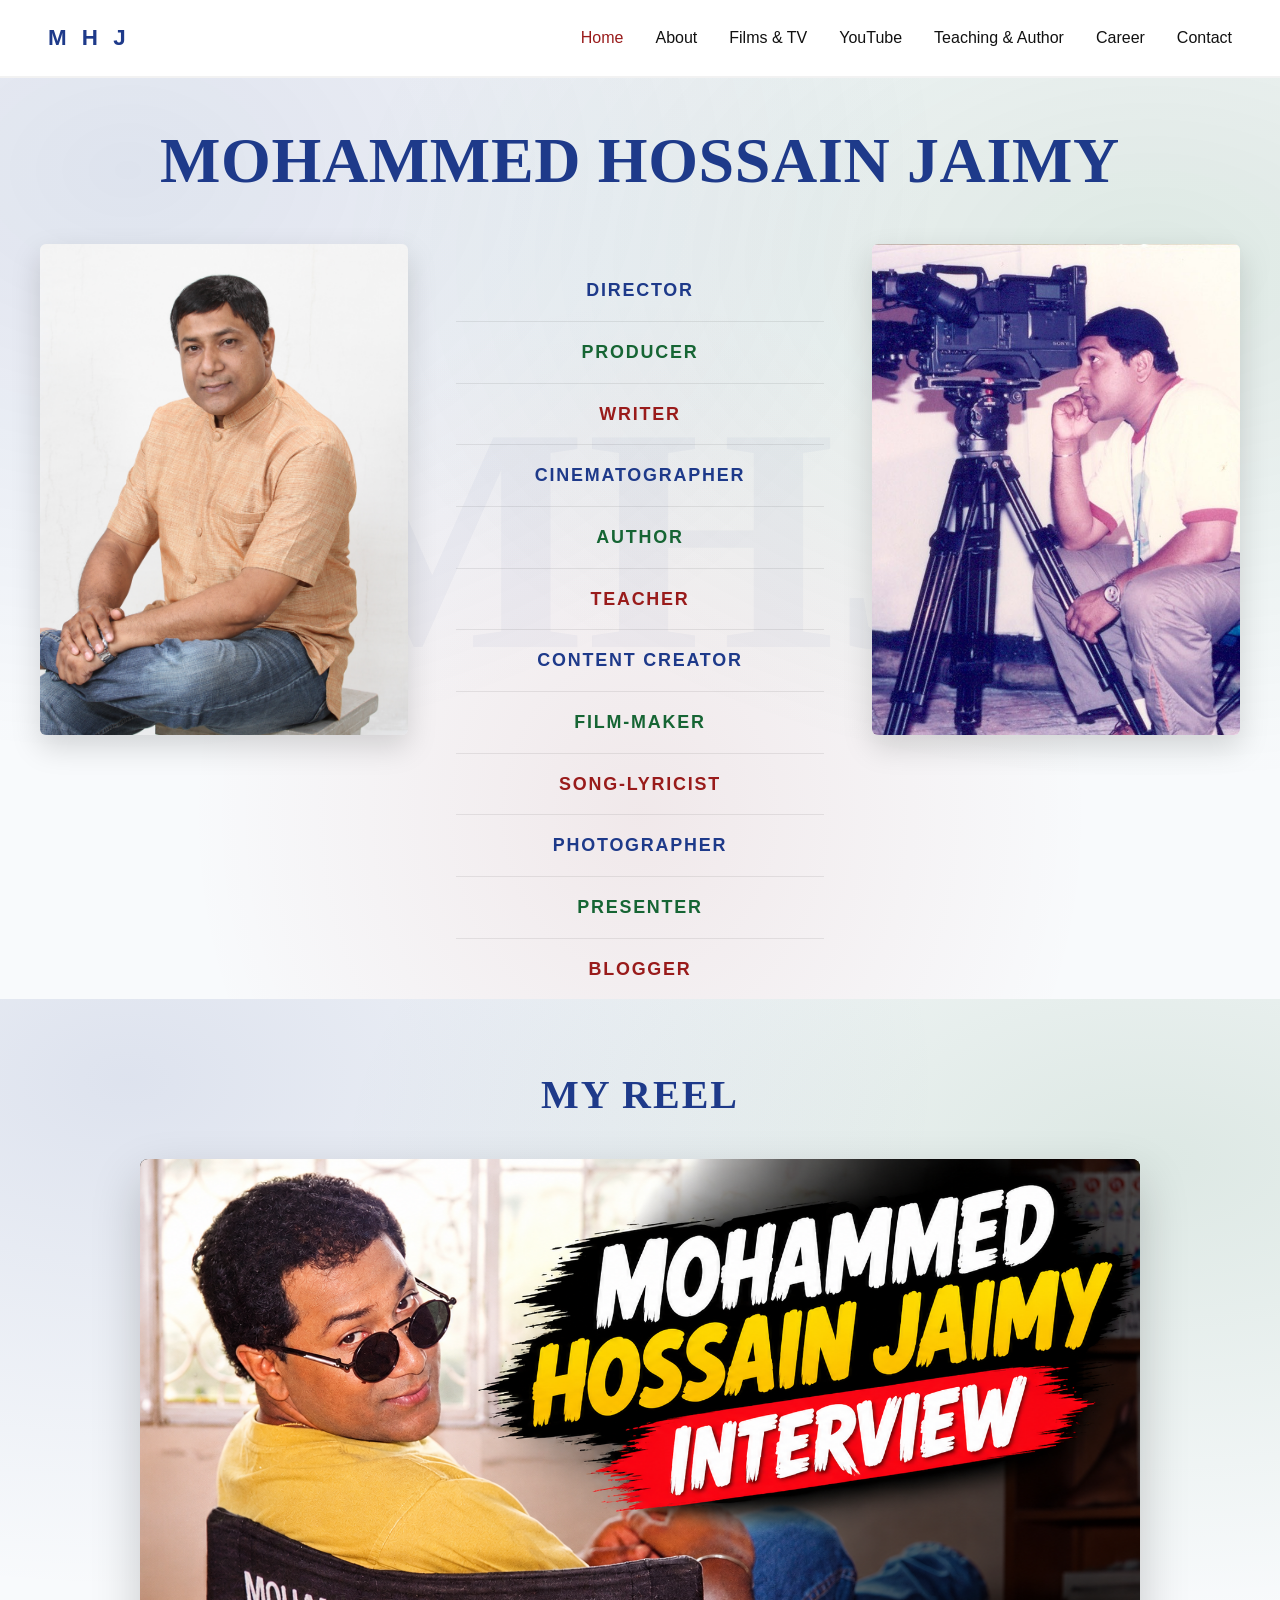
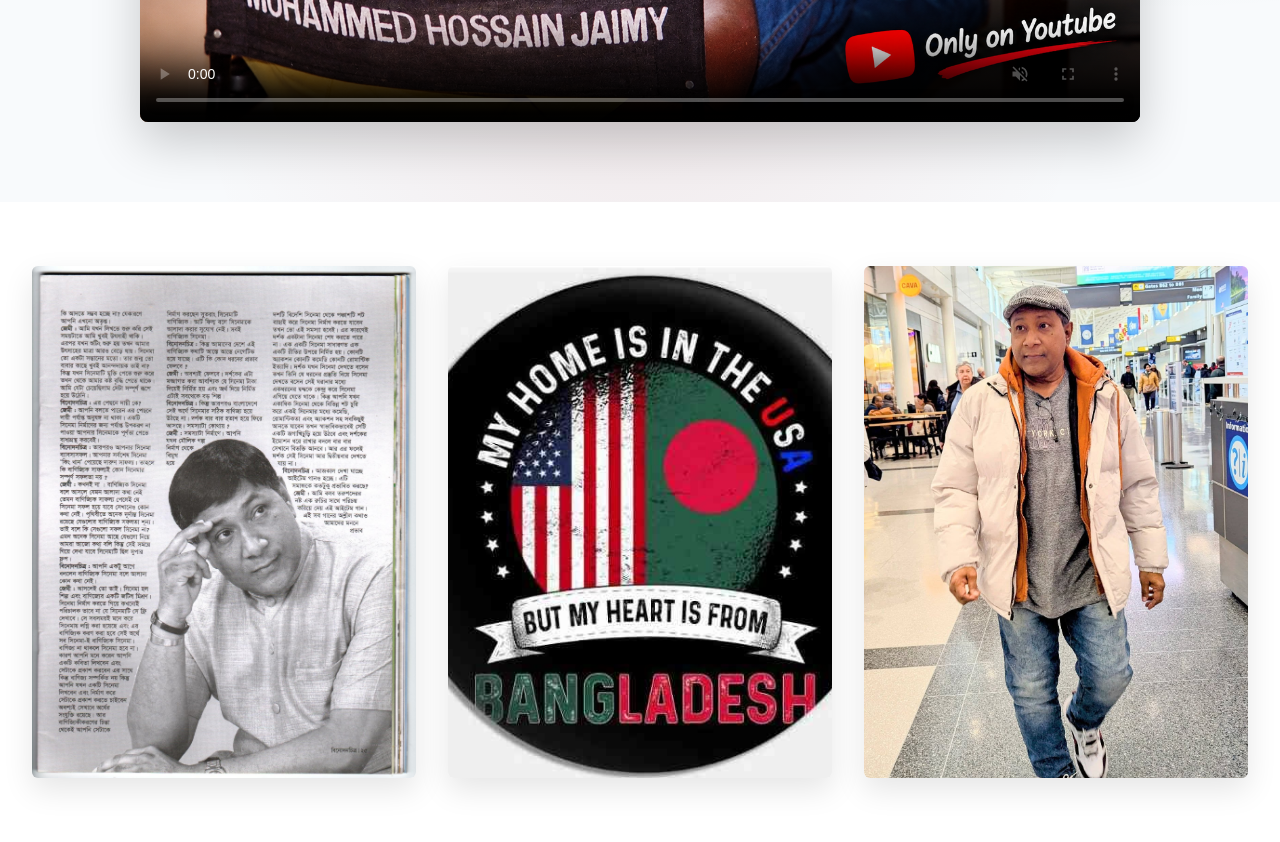
<file: index.html>
<!DOCTYPE html>
<html lang="en">
<head>
  <meta charset="UTF-8" />
  <meta name="viewport" content="width=device-width, initial-scale=1.0" />
  <title>Mohammed Hossain Jaimy — Director, Producer, Writer</title>
  <link rel="stylesheet" href="style.css" />
</head>
<body>

  <!-- ================= NAVBAR ================= -->
  <nav class="navbar">
    <a href="index.html" class="logo">M H J</a>
    <button class="hamburger" aria-label="Toggle navigation" onclick="document.querySelector('.navbar').classList.toggle('menu-open'); this.innerHTML = this.innerHTML === '☰' ? '✕' : '☰';">☰</button>
    <ul class="nav-links">
      <li><a href="index.html" class="active">Home</a></li>
      <li><a href="about.html">About</a></li>
      <li><a href="films.html">Films & TV</a></li>
      <li><a href="youtube.html">YouTube</a></li>
      <li><a href="teaching.html">Teaching & Author</a></li>
      <li><a href="career.html">Career</a></li>
      <li><a href="contact.html">Contact</a></li>
    </ul>
  </nav>

  <!-- ================= HERO (HOME ONLY) ================= -->
  <section class="hero">
    
    <!-- Massive Background Typography -->
    <div class="bg-typography">MHJ</div>

    <!-- Big Name -->
    <div class="hero-name">
      <h1>Mohammed Hossain Jaimy</h1>
    </div>

    <!-- 3-column grid -->
    <div class="hero-grid">
      <div class="hero-portrait">
        <img src="images/portrait1.jpg" alt="Mohammed Hossain Jaimy" />
      </div>

      <div class="hero-middle">
        <ul class="titles-list">
          <li>Director</li>
          <li>Producer</li>
          <li>Writer</li>
          <li>Cinematographer</li>
          <li>Author</li>
          <li>Teacher</li>
          <li>Content Creator</li>
          <li>Film-Maker</li>
          <li>Song-Lyricist</li>
          <li>Photographer</li>
          <li>Presenter</li>
          <li>Blogger</li>
        </ul>
      </div>

      <div class="hero-portrait">
        <img src="images/portrait2.jpg" alt="Mohammed Hossain Jaimy" />
      </div>
    </div>

  </section>

  <!-- ================= REEL (VIDEO) ================= -->
  <section class="reel-section">
    
    <!-- New Header -->
    <h2 class="reel-title">My REEL</h2>

    <div class="video-container">
      <!-- The video file must be named reel.mp4 and placed in the main mhj-site folder -->
      <video src="reel.mp4" poster="images/video-thumbnail.jpg" loop muted playsinline controls></video>
    </div>
  </section>

  <!-- ================= NEW BOTTOM SECTION (3 Images) ================= -->
  <section class="home-bottom-feature">
    <div class="feature-image">
      <img src="images/home1.jpg" alt="Mohammed Hossain Jaimy" />
    </div>
    
    <div class="feature-image">
      <img src="images/yt.jpg" alt="Mohammed Hossain Jaimy" />
    </div>

    <div class="feature-image">
      <img src="images/home2.jpg" alt="Mohammed Hossain Jaimy" />
    </div>
  </section>

</body>
</html>
</file>
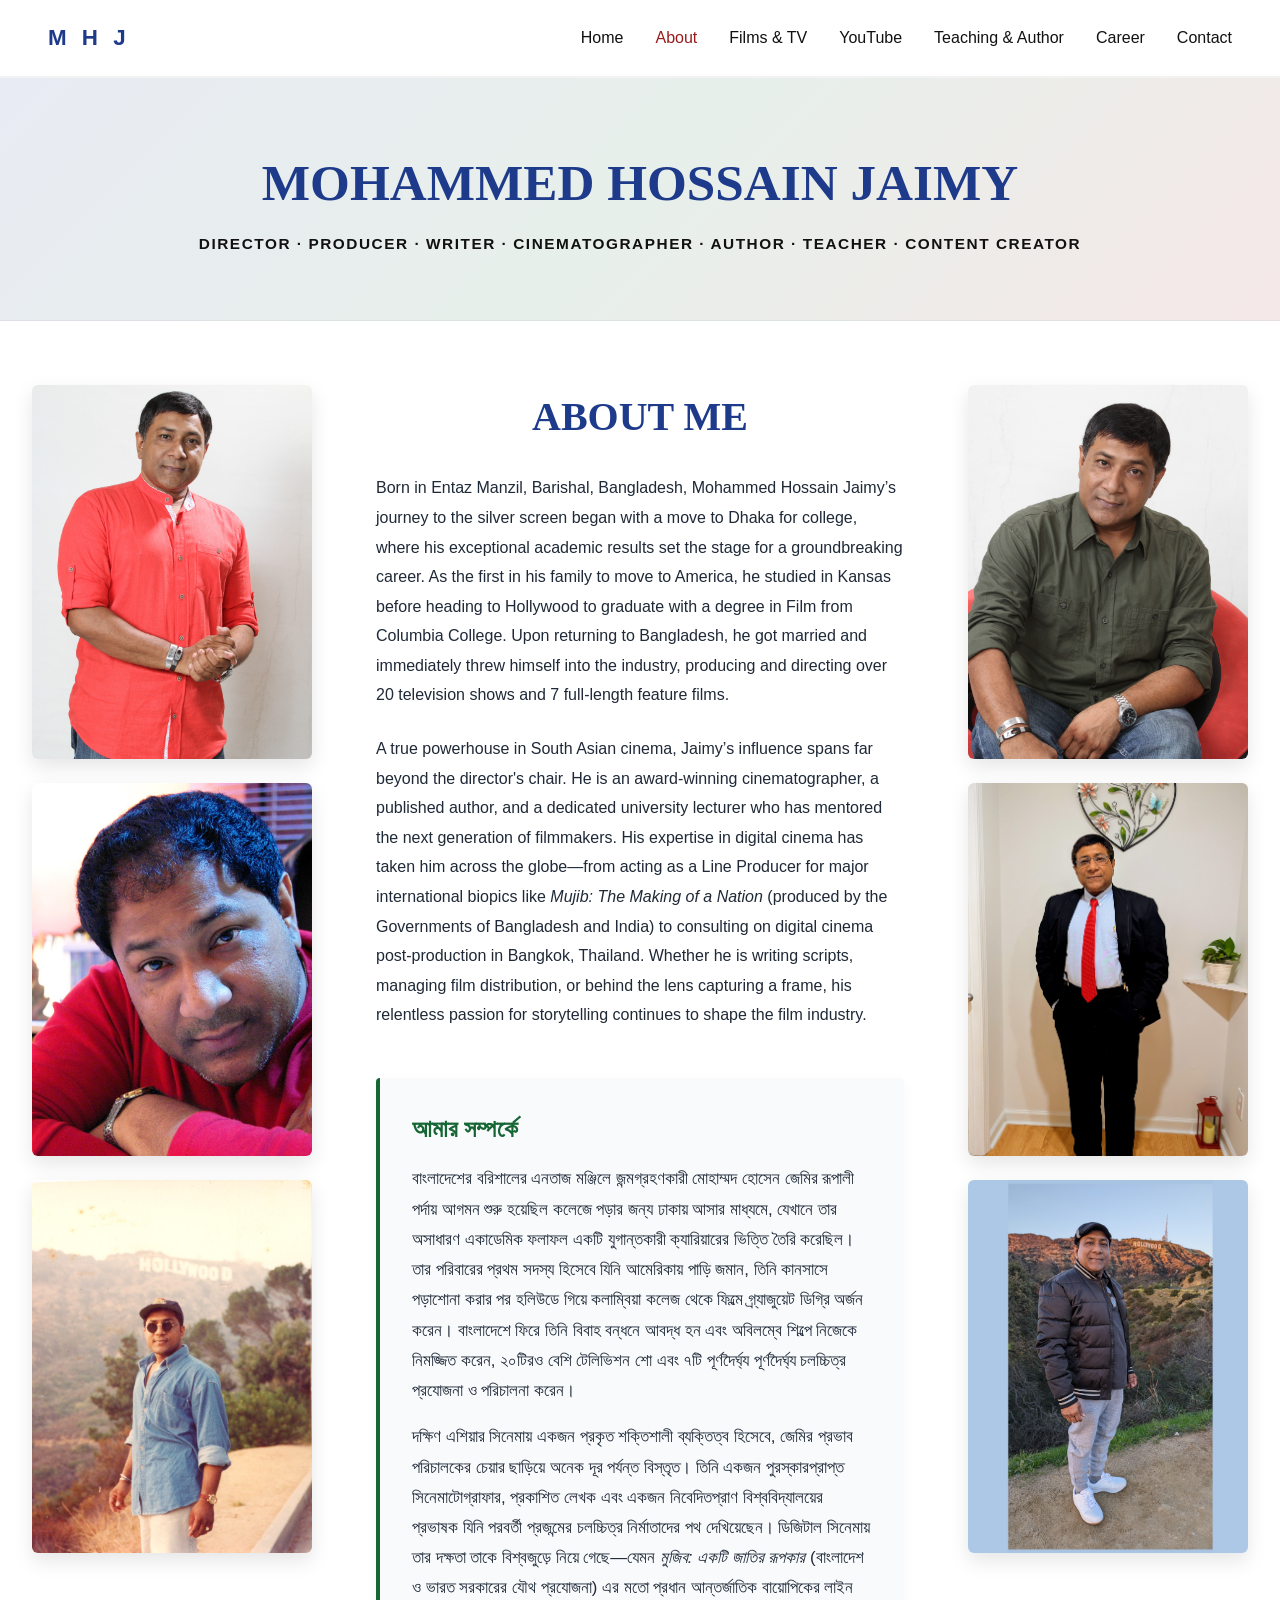
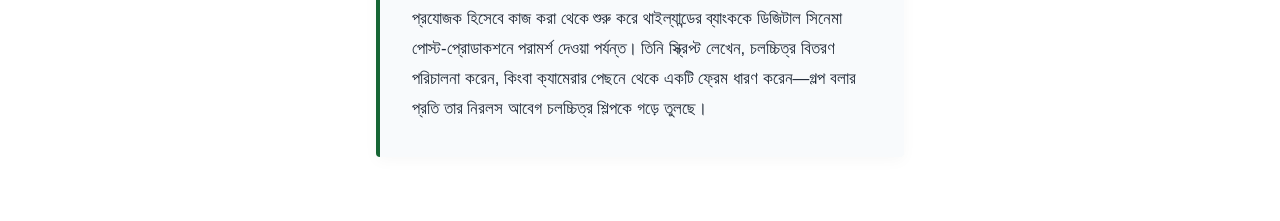
<file: about.html>
<!DOCTYPE html>
<html lang="en">
<head>
  <meta charset="UTF-8" />
  <meta name="viewport" content="width=device-width, initial-scale=1.0" />
  <title>About — Mohammed Hossain Jaimy</title>
  <link rel="stylesheet" href="style.css" />
</head>
<body>

  <!-- ================= NAVBAR ================= -->
    <nav class="navbar">
    <a href="index.html" class="logo">M H J</a>
    <button class="hamburger" aria-label="Toggle navigation" onclick="document.querySelector('.navbar').classList.toggle('menu-open'); this.innerHTML = this.innerHTML === '☰' ? '✕' : '☰';">☰</button>
    <ul class="nav-links">
      <li><a href="index.html">Home</a></li>
      <li><a href="about.html" class="active">About</a></li>
      <li><a href="films.html">Films & TV</a></li>
      <li><a href="youtube.html">YouTube</a></li>
      <li><a href="teaching.html">Teaching & Author</a></li>
      <li><a href="career.html">Career</a></li>
      <li><a href="contact.html">Contact</a></li>
    </ul>
  </nav>

  <!-- ================= PAGE HEADER ================= -->
  <header class="page-header fade-in-down">
    <h1>Mohammed Hossain Jaimy</h1>
    <p>Director · Producer · Writer · Cinematographer · Author · Teacher · Content Creator</p>
  </header>

  <!-- ================= ABOUT CONTENT ================= -->
  <section class="about-main">
    
    <div class="about-layout">
      
      <!-- Left Column: 3 Stacked Images -->
      <div class="about-col-images">
        <img src="images/portrait3.jpg" alt="Mohammed Hossain Jaimy" />
        <img src="images/about1.JPG" alt="Mohammed Hossain Jaimy" />
        <img src="images/new1.jpg" alt="Mohammed Hossain Jaimy" />
      </div>

      <!-- Middle Column: English & Bengali Text -->
      <div class="about-text">
        <h2>About Me</h2>
        
        <!-- English Bio -->
        <p>
          Born in Entaz Manzil, Barishal, Bangladesh, Mohammed Hossain Jaimy’s journey to the silver screen began with a move to Dhaka for college, where his exceptional academic results set the stage for a groundbreaking career. As the first in his family to move to America, he studied in Kansas before heading to Hollywood to graduate with a degree in Film from Columbia College. Upon returning to Bangladesh, he got married and immediately threw himself into the industry, producing and directing over 20 television shows and 7 full-length feature films. 
        </p>
        <p>
          A true powerhouse in South Asian cinema, Jaimy’s influence spans far beyond the director's chair. He is an award-winning cinematographer, a published author, and a dedicated university lecturer who has mentored the next generation of filmmakers. His expertise in digital cinema has taken him across the globe—from acting as a Line Producer for major international biopics like <em>Mujib: The Making of a Nation</em> (produced by the Governments of Bangladesh and India) to consulting on digital cinema post-production in Bangkok, Thailand. Whether he is writing scripts, managing film distribution, or behind the lens capturing a frame, his relentless passion for storytelling continues to shape the film industry.
        </p>

        <!-- Bengali Translation Box -->
        <div class="bengali-box">
          <h3>আমার সম্পর্কে</h3>
          <p>
            বাংলাদেশের বরিশালের এনতাজ মঞ্জিলে জন্মগ্রহণকারী মোহাম্মদ হোসেন জেমির রূপালী পর্দায় আগমন শুরু হয়েছিল কলেজে পড়ার জন্য ঢাকায় আসার মাধ্যমে, যেখানে তার অসাধারণ একাডেমিক ফলাফল একটি যুগান্তকারী ক্যারিয়ারের ভিত্তি তৈরি করেছিল। তার পরিবারের প্রথম সদস্য হিসেবে যিনি আমেরিকায় পাড়ি জমান, তিনি কানসাসে পড়াশোনা করার পর হলিউডে গিয়ে কলাম্বিয়া কলেজ থেকে ফিল্মে গ্র্যাজুয়েট ডিগ্রি অর্জন করেন। বাংলাদেশে ফিরে তিনি বিবাহ বন্ধনে আবদ্ধ হন এবং অবিলম্বে শিল্পে নিজেকে নিমজ্জিত করেন, ২০টিরও বেশি টেলিভিশন শো এবং ৭টি পূর্ণদৈর্ঘ্য পূর্ণদৈর্ঘ্য চলচ্চিত্র প্রযোজনা ও পরিচালনা করেন।
          </p>
          <p>
            দক্ষিণ এশিয়ার সিনেমায় একজন প্রকৃত শক্তিশালী ব্যক্তিত্ব হিসেবে, জেমির প্রভাব পরিচালকের চেয়ার ছাড়িয়ে অনেক দূর পর্যন্ত বিস্তৃত। তিনি একজন পুরস্কারপ্রাপ্ত সিনেমাটোগ্রাফার, প্রকাশিত লেখক এবং একজন নিবেদিতপ্রাণ বিশ্ববিদ্যালয়ের প্রভাষক যিনি পরবর্তী প্রজন্মের চলচ্চিত্র নির্মাতাদের পথ দেখিয়েছেন। ডিজিটাল সিনেমায় তার দক্ষতা তাকে বিশ্বজুড়ে নিয়ে গেছে—যেমন <em>মুজিব: একটি জাতির রূপকার</em> (বাংলাদেশ ও ভারত সরকারের যৌথ প্রযোজনা) এর মতো প্রধান আন্তর্জাতিক বায়োপিকের লাইন প্রযোজক হিসেবে কাজ করা থেকে শুরু করে থাইল্যান্ডের ব্যাংককে ডিজিটাল সিনেমা পোস্ট-প্রোডাকশনে পরামর্শ দেওয়া পর্যন্ত। তিনি স্ক্রিপ্ট লেখেন, চলচ্চিত্র বিতরণ পরিচালনা করেন, কিংবা ক্যামেরার পেছনে থেকে একটি ফ্রেম ধারণ করেন—গল্প বলার প্রতি তার নিরলস আবেগ চলচ্চিত্র শিল্পকে গড়ে তুলছে।
          </p>
        </div>
      </div>

      <!-- Right Column: 3 Stacked Images -->
      <div class="about-col-images">
        <img src="images/about2.JPG" alt="Mohammed Hossain Jaimy" />
        <img src="images/portrait4.jpg" alt="Mohammed Hossain Jaimy" />
        <img src="images/new2.jpg" alt="Mohammed Hossain Jaimy" />
      </div>

    </div>

  </section>

</body>
</html>
</file>
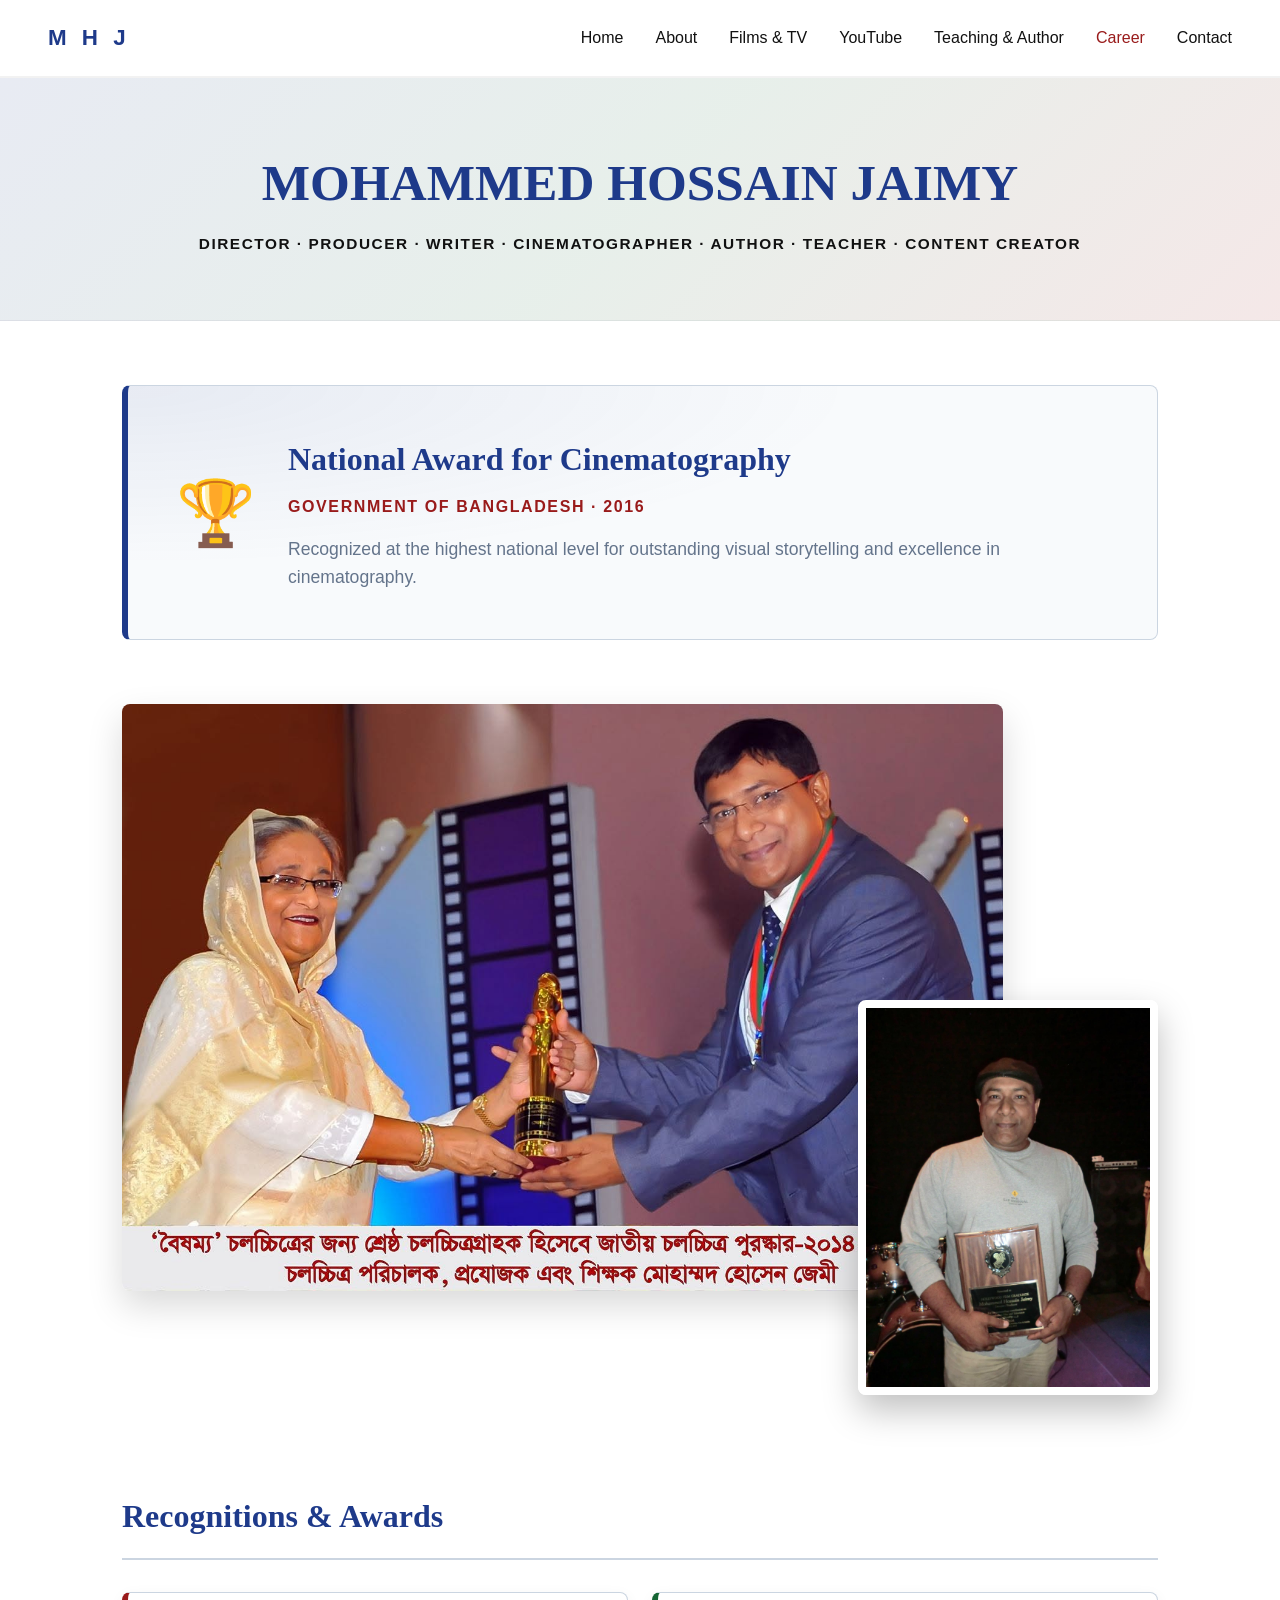
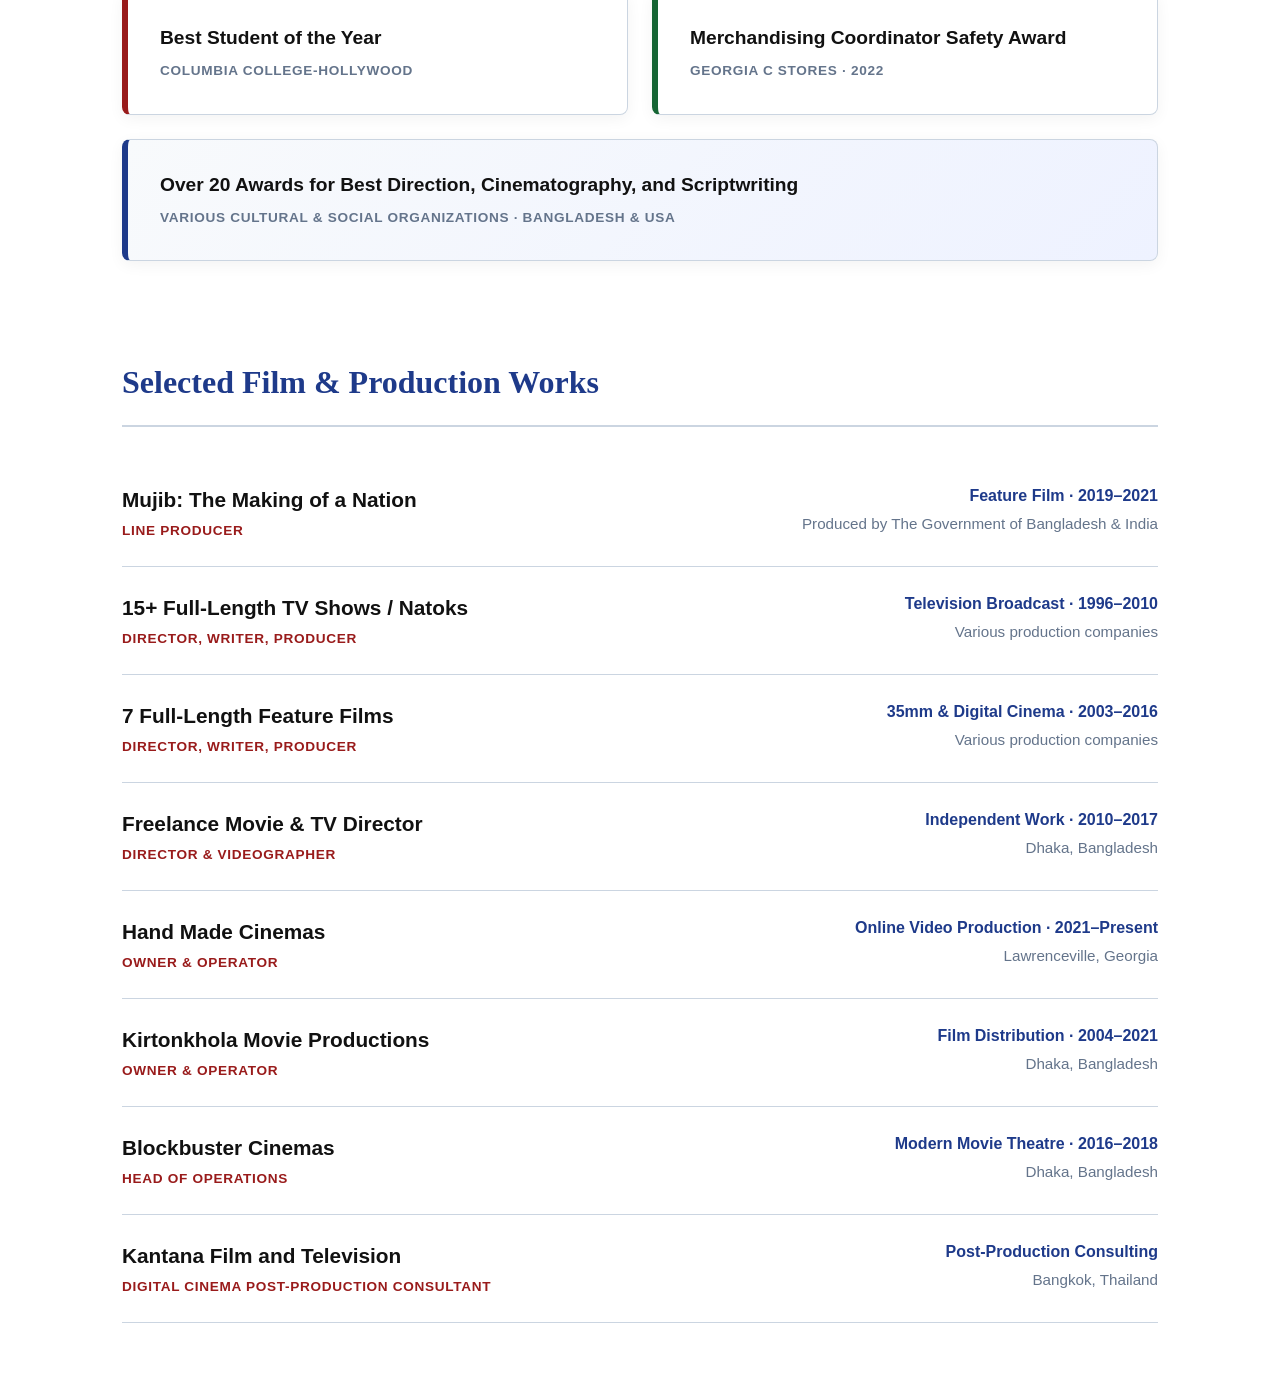
<file: awards.html>
<!DOCTYPE html>
<html lang="en">
<head>
  <meta charset="UTF-8" />
  <meta name="viewport" content="width=device-width, initial-scale=1.0" />
  <title>Career — Mohammed Hossain Jaimy</title>
  <link rel="stylesheet" href="style.css" />
</head>
<body>

  <!-- ================= NAVBAR ================= -->
  <nav class="navbar">
    <a href="index.html" class="logo">M H J</a>
    <ul class="nav-links">
      <li><a href="index.html">Home</a></li>
      <li><a href="about.html">About</a></li>
      <li><a href="films.html">Films & TV</a></li>
      <li><a href="youtube.html">YouTube</a></li>
      <li><a href="teaching.html">Teaching & Author</a></li>
      <li><a href="awards.html" class="active">Career</a></li>
      <li><a href="contact.html">Contact</a></li>
    </ul>
  </nav>

  <!-- ================= PAGE HEADER ================= -->
  <header class="page-header fade-in-down">
    <h1>Mohammed Hossain Jaimy</h1>
    <p>Director · Producer · Writer · Cinematographer · Author · Teacher · Content Creator</p>
  </header>

  <!-- ================= CAREER CONTENT ================= -->
  <section class="career-main">
    
    <!-- Top Highlight -->
    <div class="award-highlight">
      <div class="award-icon">🏆</div>
      <div class="award-highlight-text">
        <h2>National Award for Cinematography</h2>
        <p class="award-year">Government of Bangladesh · 2016</p>
        <p>Recognized at the highest national level for outstanding visual storytelling and excellence in cinematography.</p>
      </div>
    </div>

    <!-- Creative Image Overlay Layout -->
    <div class="career-gallery">
      <div class="gallery-landscape">
        <img src="images/portrait7.jpg" alt="Award Ceremony Landscape" />
      </div>
      <div class="gallery-portrait">
        <img src="images/portrait8.jpg" alt="Award Ceremony Portrait" />
      </div>
    </div>

    <!-- Colorful Awards List -->
    <div class="awards-list-section">
      <h2>Recognitions & Awards</h2>
      
      <div class="award-list-grid">
        
        <div class="award-item color-red">
          <h3>Best Student of the Year</h3>
          <p class="award-meta">Columbia College-Hollywood</p>
        </div>

        <div class="award-item color-green">
          <h3>Merchandising Coordinator Safety Award</h3>
          <p class="award-meta">Georgia C Stores · 2022</p>
        </div>

        <div class="award-item color-blue wide-item gradient-bg">
          <h3>Over 20 Awards for Best Direction, Cinematography, and Scriptwriting</h3>
          <p class="award-meta">Various Cultural & Social Organizations · Bangladesh & USA</p>
        </div>
      </div>
    </div>

    <!-- WORKS SECTION -->
    <div class="works-section">
      <h2>Selected Film & Production Works</h2>
      
      <div class="work-list">
        
        <div class="work-item">
          <div class="work-title">
            <h3>Mujib: The Making of a Nation</h3>
            <p>Line Producer</p>
          </div>
          <div class="work-meta">
            <span>Feature Film · 2019–2021</span>
            <p>Produced by The Government of Bangladesh & India</p>
          </div>
        </div>

        <div class="work-item">
          <div class="work-title">
            <h3>15+ Full-Length TV Shows / Natoks</h3>
            <p>Director, Writer, Producer</p>
          </div>
          <div class="work-meta">
            <span>Television Broadcast · 1996–2010</span>
            <p>Various production companies</p>
          </div>
        </div>

        <div class="work-item">
          <div class="work-title">
            <h3>7 Full-Length Feature Films</h3>
            <p>Director, Writer, Producer</p>
          </div>
          <div class="work-meta">
            <span>35mm & Digital Cinema · 2003–2016</span>
            <p>Various production companies</p>
          </div>
        </div>

        <div class="work-item">
          <div class="work-title">
            <h3>Freelance Movie & TV Director</h3>
            <p>Director & Videographer</p>
          </div>
          <div class="work-meta">
            <span>Independent Work · 2010–2017</span>
            <p>Dhaka, Bangladesh</p>
          </div>
        </div>

        <div class="work-item">
          <div class="work-title">
            <h3>Hand Made Cinemas</h3>
            <p>Owner & Operator</p>
          </div>
          <div class="work-meta">
            <span>Online Video Production · 2021–Present</span>
            <p>Lawrenceville, Georgia</p>
          </div>
        </div>

        <div class="work-item">
          <div class="work-title">
            <h3>Kirtonkhola Movie Productions</h3>
            <p>Owner & Operator</p>
          </div>
          <div class="work-meta">
            <span>Film Distribution · 2004–2021</span>
            <p>Dhaka, Bangladesh</p>
          </div>
        </div>

        <div class="work-item">
          <div class="work-title">
            <h3>Blockbuster Cinemas</h3>
            <p>Head of Operations</p>
          </div>
          <div class="work-meta">
            <span>Modern Movie Theatre · 2016–2018</span>
            <p>Dhaka, Bangladesh</p>
          </div>
        </div>

        <div class="work-item">
          <div class="work-title">
            <h3>Kantana Film and Television</h3>
            <p>Digital Cinema Post-Production Consultant</p>
          </div>
          <div class="work-meta">
            <span>Post-Production Consulting</span>
            <p>Bangkok, Thailand</p>
          </div>
        </div>

      </div>
    </div>

  </section>

</body>
</html>
</file>
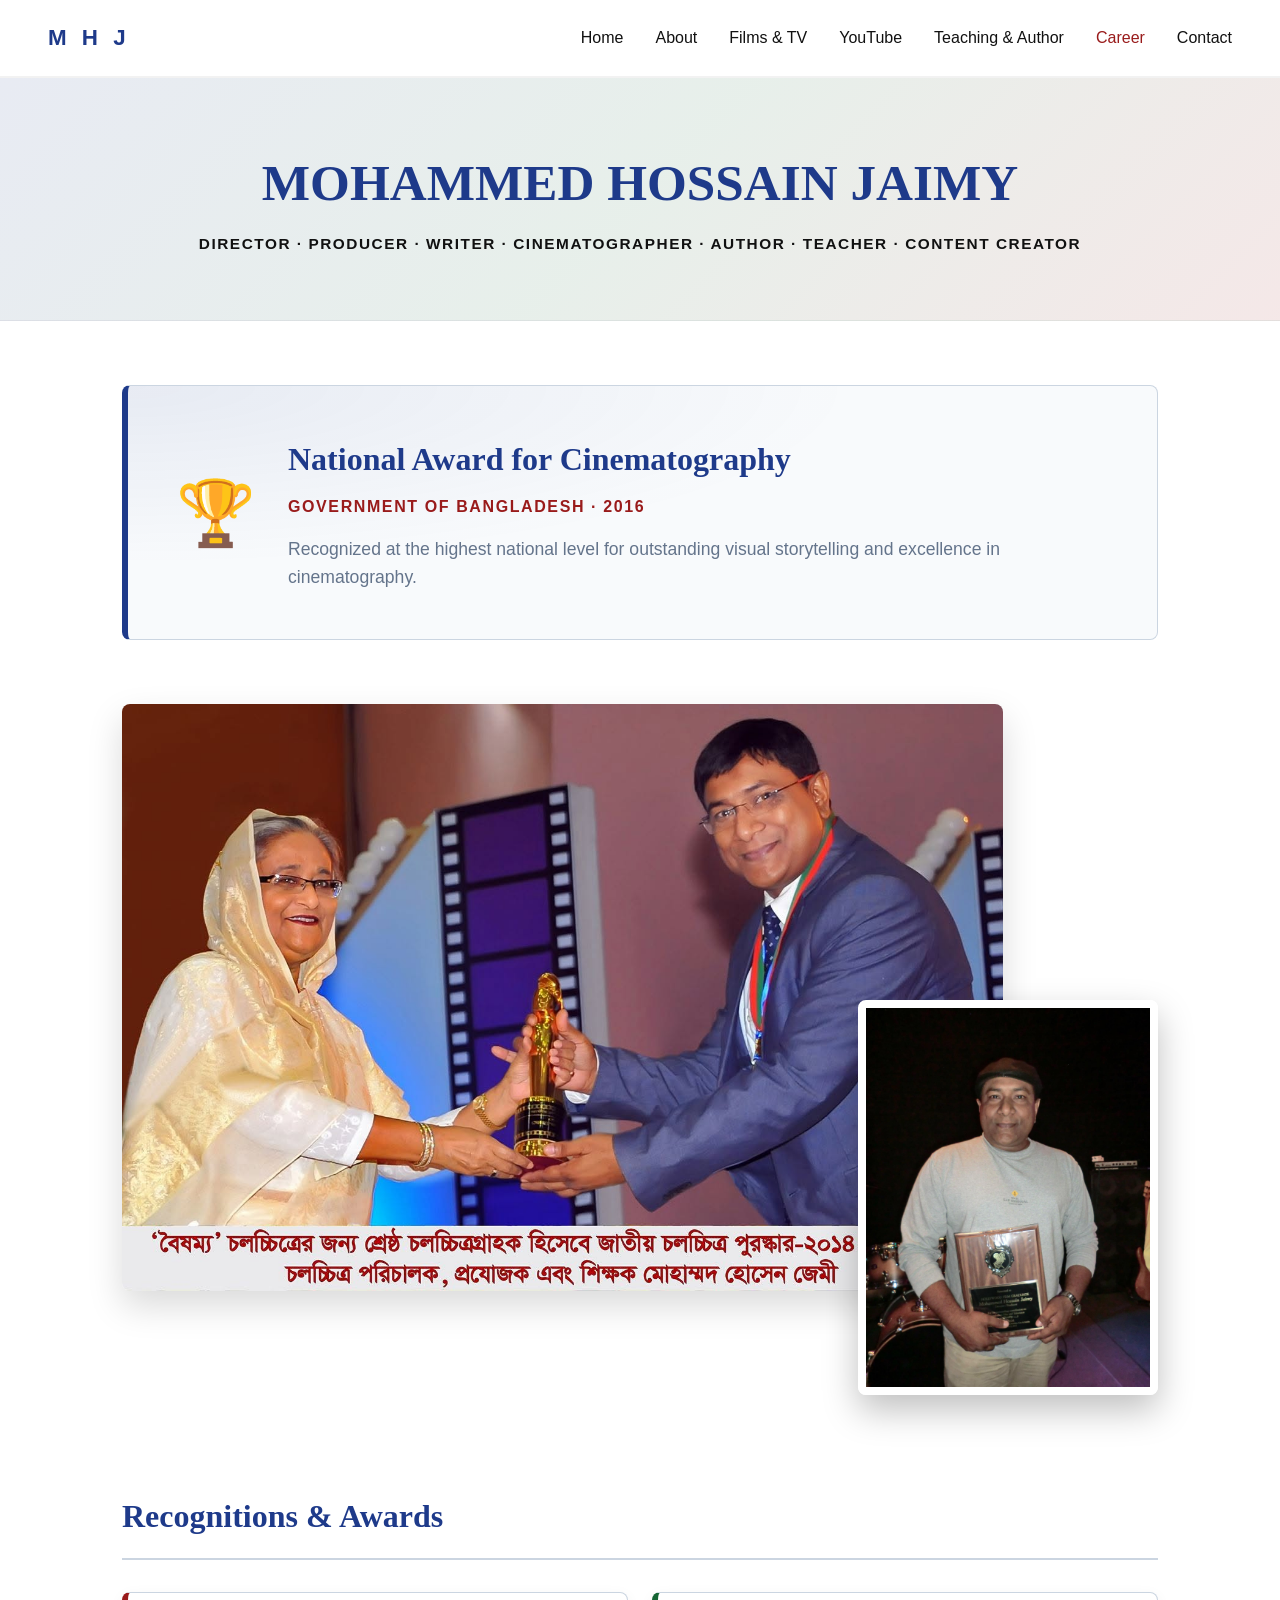
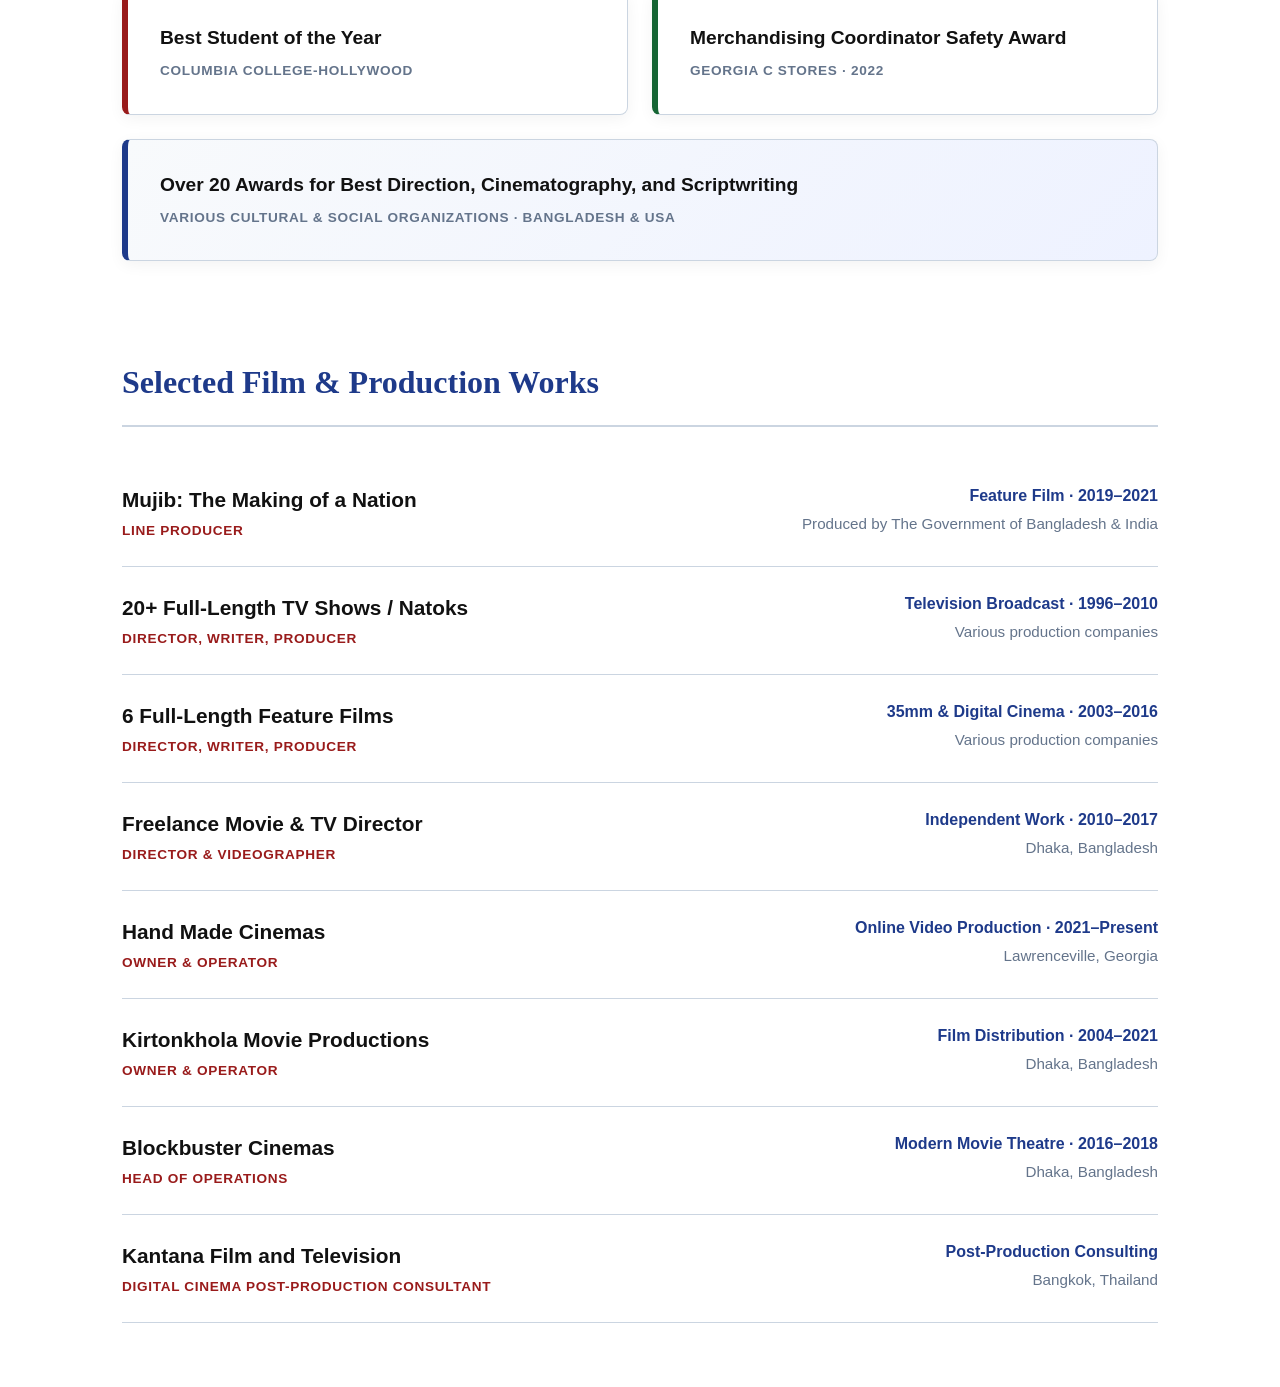
<file: career.html>
<!DOCTYPE html>
<html lang="en">
<head>
  <meta charset="UTF-8" />
  <meta name="viewport" content="width=device-width, initial-scale=1.0" />
  <title>Career — Mohammed Hossain Jaimy</title>
  <link rel="stylesheet" href="style.css" />
</head>
<body>

  <!-- ================= NAVBAR ================= -->
    <nav class="navbar">
    <a href="index.html" class="logo">M H J</a>
    <button class="hamburger" aria-label="Toggle navigation" onclick="document.querySelector('.navbar').classList.toggle('menu-open'); this.innerHTML = this.innerHTML === '☰' ? '✕' : '☰';">☰</button>
    <ul class="nav-links">
      <li><a href="index.html">Home</a></li>
      <li><a href="about.html">About</a></li>
      <li><a href="films.html">Films & TV</a></li>
      <li><a href="youtube.html">YouTube</a></li>
      <li><a href="teaching.html">Teaching & Author</a></li>
      <li><a href="career.html" class="active">Career</a></li>
      <li><a href="contact.html">Contact</a></li>
    </ul>
  </nav>

  <!-- ================= PAGE HEADER ================= -->
  <header class="page-header fade-in-down">
    <h1>Mohammed Hossain Jaimy</h1>
    <p>Director · Producer · Writer · Cinematographer · Author · Teacher · Content Creator</p>
  </header>

  <!-- ================= CAREER CONTENT ================= -->
  <section class="career-main">
    
    <!-- Top Highlight -->
    <div class="award-highlight">
      <div class="award-icon">🏆</div>
      <div class="award-highlight-text">
        <h2>National Award for Cinematography</h2>
        <p class="award-year">Government of Bangladesh · 2016</p>
        <p>Recognized at the highest national level for outstanding visual storytelling and excellence in cinematography.</p>
      </div>
    </div>

    <!-- Creative Image Overlay Layout -->
    <div class="career-gallery">
      <div class="gallery-landscape">
        <img src="images/portrait7.jpg" alt="Award Ceremony Landscape" />
      </div>
      <div class="gallery-portrait">
        <img src="images/portrait8.jpg" alt="Award Ceremony Portrait" />
      </div>
    </div>

    <!-- Colorful Awards List -->
    <div class="awards-list-section">
      <h2>Recognitions & Awards</h2>
      
      <div class="award-list-grid">
        
        <div class="award-item color-red">
          <h3>Best Student of the Year</h3>
          <p class="award-meta">Columbia College-Hollywood</p>
        </div>

        <div class="award-item color-green">
          <h3>Merchandising Coordinator Safety Award</h3>
          <p class="award-meta">Georgia C Stores · 2022</p>
        </div>

        <div class="award-item color-blue wide-item gradient-bg">
          <h3>Over 20 Awards for Best Direction, Cinematography, and Scriptwriting</h3>
          <p class="award-meta">Various Cultural & Social Organizations · Bangladesh & USA</p>
        </div>
      </div>
    </div>

    <!-- WORKS SECTION -->
    <div class="works-section">
      <h2>Selected Film & Production Works</h2>
      
      <div class="work-list">
        
        <div class="work-item">
          <div class="work-title">
            <h3>Mujib: The Making of a Nation</h3>
            <p>Line Producer</p>
          </div>
          <div class="work-meta">
            <span>Feature Film · 2019–2021</span>
            <p>Produced by The Government of Bangladesh & India</p>
          </div>
        </div>

        <div class="work-item">
          <div class="work-title">
            <h3>20+ Full-Length TV Shows / Natoks</h3>
            <p>Director, Writer, Producer</p>
          </div>
          <div class="work-meta">
            <span>Television Broadcast · 1996–2010</span>
            <p>Various production companies</p>
          </div>
        </div>

        <div class="work-item">
          <div class="work-title">
            <h3>6 Full-Length Feature Films</h3>
            <p>Director, Writer, Producer</p>
          </div>
          <div class="work-meta">
            <span>35mm & Digital Cinema · 2003–2016</span>
            <p>Various production companies</p>
          </div>
        </div>

        <div class="work-item">
          <div class="work-title">
            <h3>Freelance Movie & TV Director</h3>
            <p>Director & Videographer</p>
          </div>
          <div class="work-meta">
            <span>Independent Work · 2010–2017</span>
            <p>Dhaka, Bangladesh</p>
          </div>
        </div>

        <div class="work-item">
          <div class="work-title">
            <h3>Hand Made Cinemas</h3>
            <p>Owner & Operator</p>
          </div>
          <div class="work-meta">
            <span>Online Video Production · 2021–Present</span>
            <p>Lawrenceville, Georgia</p>
          </div>
        </div>

        <div class="work-item">
          <div class="work-title">
            <h3>Kirtonkhola Movie Productions</h3>
            <p>Owner & Operator</p>
          </div>
          <div class="work-meta">
            <span>Film Distribution · 2004–2021</span>
            <p>Dhaka, Bangladesh</p>
          </div>
        </div>

        <div class="work-item">
          <div class="work-title">
            <h3>Blockbuster Cinemas</h3>
            <p>Head of Operations</p>
          </div>
          <div class="work-meta">
            <span>Modern Movie Theatre · 2016–2018</span>
            <p>Dhaka, Bangladesh</p>
          </div>
        </div>

        <div class="work-item">
          <div class="work-title">
            <h3>Kantana Film and Television</h3>
            <p>Digital Cinema Post-Production Consultant</p>
          </div>
          <div class="work-meta">
            <span>Post-Production Consulting</span>
            <p>Bangkok, Thailand</p>
          </div>
        </div>

      </div>
    </div>

  </section>

</body>
</html>
</file>
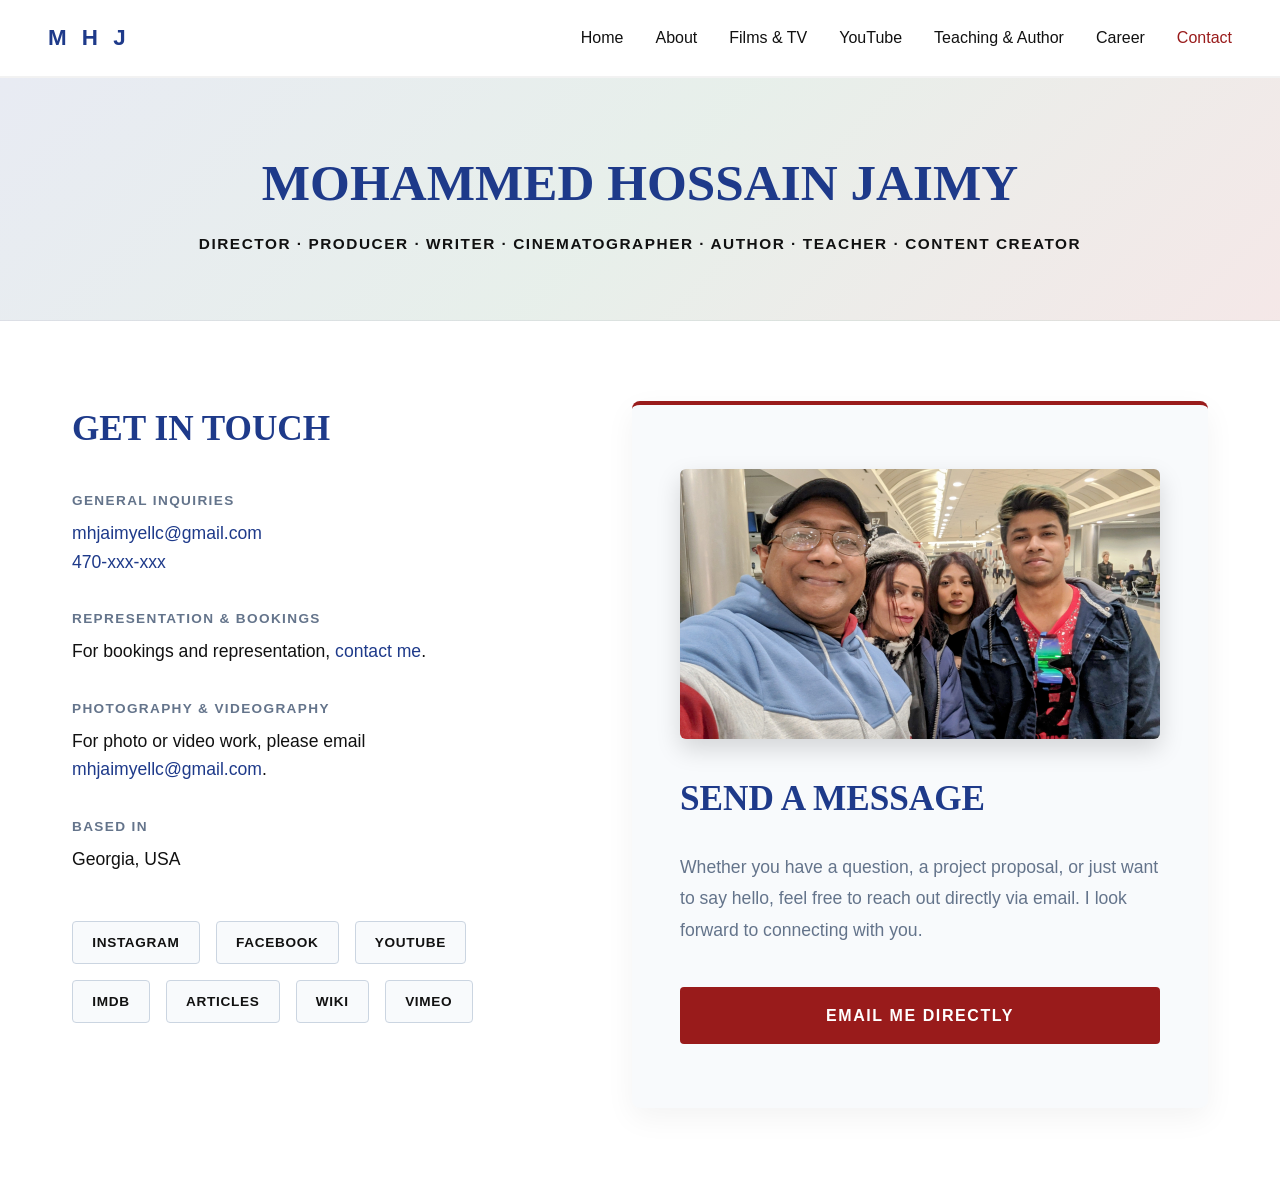
<file: contact.html>
<!DOCTYPE html>
<html lang="en">
<head>
  <meta charset="UTF-8" />
  <meta name="viewport" content="width=device-width, initial-scale=1.0" />
  <title>Contact — Mohammed Hossain Jaimy</title>
  <link rel="stylesheet" href="style.css" />
</head>
<body>

  <!-- ================= NAVBAR ================= -->
    <nav class="navbar">
    <a href="index.html" class="logo">M H J</a>
    <button class="hamburger" aria-label="Toggle navigation" onclick="document.querySelector('.navbar').classList.toggle('menu-open'); this.innerHTML = this.innerHTML === '☰' ? '✕' : '☰';">☰</button>
    <ul class="nav-links">
      <li><a href="index.html">Home</a></li>
      <li><a href="about.html">About</a></li>
      <li><a href="films.html">Films & TV</a></li>
      <li><a href="youtube.html">YouTube</a></li>
      <li><a href="teaching.html">Teaching & Author</a></li>
      <li><a href="career.html">Career</a></li>
      <li><a href="contact.html" class="active">Contact</a></li>
    </ul>
  </nav>

  <!-- ================= PAGE HEADER ================= -->
  <header class="page-header fade-in-down">
    <h1>Mohammed Hossain Jaimy</h1>
    <p>Director · Producer · Writer · Cinematographer · Author · Teacher · Content Creator</p>
  </header>

  <!-- ================= CONTACT CONTENT ================= -->
  <section class="contact-main">
    <div class="contact-layout">
      
      <!-- Left Side: Direct Info & Socials -->
      <div class="contact-info">
        <h2>Get in Touch</h2>
        
        <div class="contact-block">
          <h3>General Inquiries</h3>
          <p><a href="mailto:mhjaimyellc@gmail.com">mhjaimyellc@gmail.com</a></p>
          <p><a href="tel:470XXXXXXX">470-xxx-xxx</a></p>
        </div>

        <div class="contact-block">
          <h3>Representation & Bookings</h3>
          <p>For bookings and representation, <a href="mailto:mhjaimyellc@gmail.com">contact me</a>.</p>
        </div>

        <div class="contact-block">
          <h3>Photography & Videography</h3>
          <p>For photo or video work, please email <a href="mailto:mhjaimyellc@gmail.com">mhjaimyellc@gmail.com</a>.</p>
        </div>

        <div class="contact-block">
          <h3>Based In</h3>
          <p>Georgia, USA</p>
        </div>

        <div class="contact-socials">
          <a href="https://www.instagram.com/mhjaimy" target="_blank" rel="noopener">Instagram</a>
          <a href="https://www.facebook.com/mhjaimy" target="_blank" rel="noopener">Facebook</a>
          <a href="https://www.youtube.com/@MHJAIMYUSA" target="_blank" rel="noopener">YouTube</a>
          <a href="https://www.imdb.com/name/nm4508129/" target="_blank" rel="noopener">IMDb</a>
          <a href="https://www.moviebuff.com/mohammad-hossain-jaimy" target="_blank" rel="noopener">Articles</a>
          <a href="https://en.wikipedia.org/wiki/King_Khan_(film)" target="_blank" rel="noopener">Wiki</a>
          <a href="https://vimeo.com" target="_blank" rel="noopener">Vimeo</a>
        </div>
      </div>

      <!-- Right Side: Direct Contact Call to Action -->
      <div class="contact-cta">
        
        <!-- New Image Added Here -->
        <div class="cta-image-wrap">
          <img src="images/c1.jpg" alt="Mohammed Hossain Jaimy" />
        </div>

        <h2>Send a Message</h2>
        <p class="cta-text">
          Whether you have a question, a project proposal, or just want to say hello, feel free to reach out directly via email. I look forward to connecting with you.
        </p>
        <a href="mailto:mhjaimyellc@gmail.com" class="btn-primary-email">
          Email Me Directly
        </a>
      </div>

    </div>
  </section>

</body>
</html>
</file>
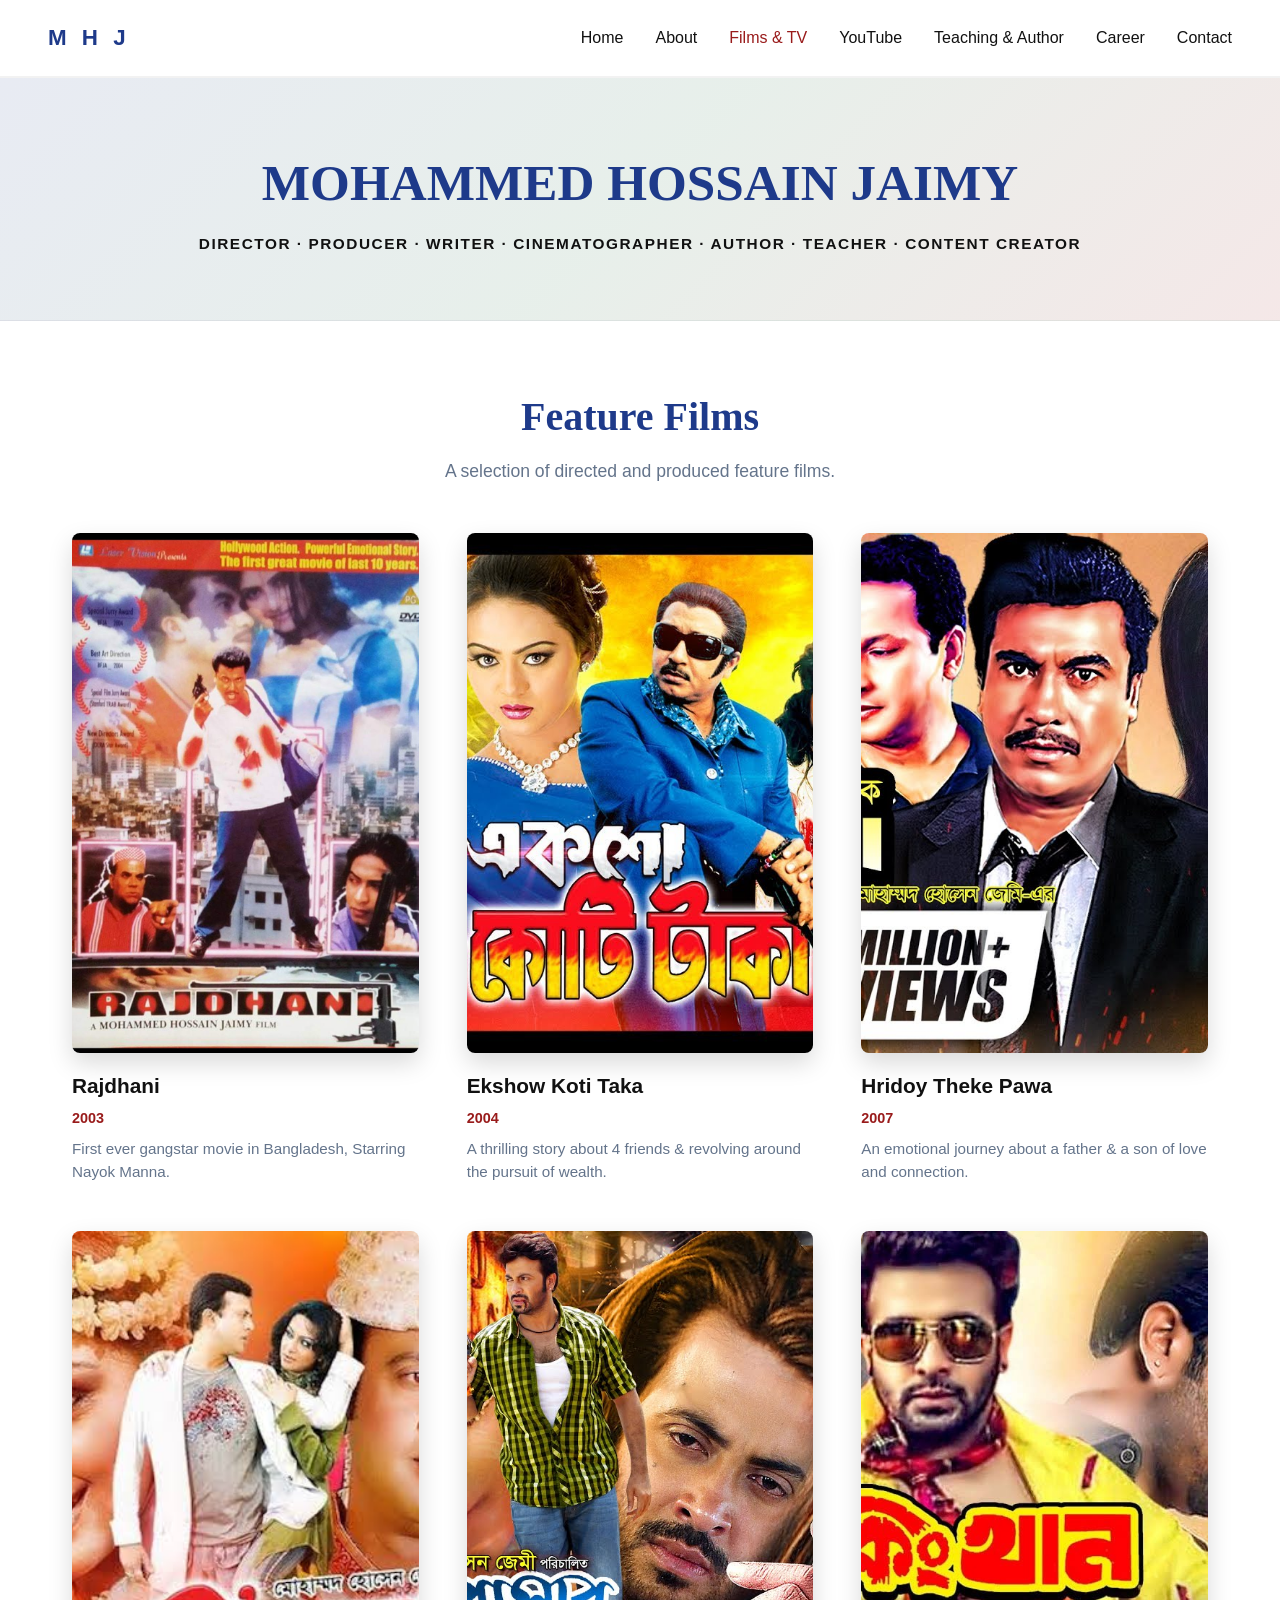
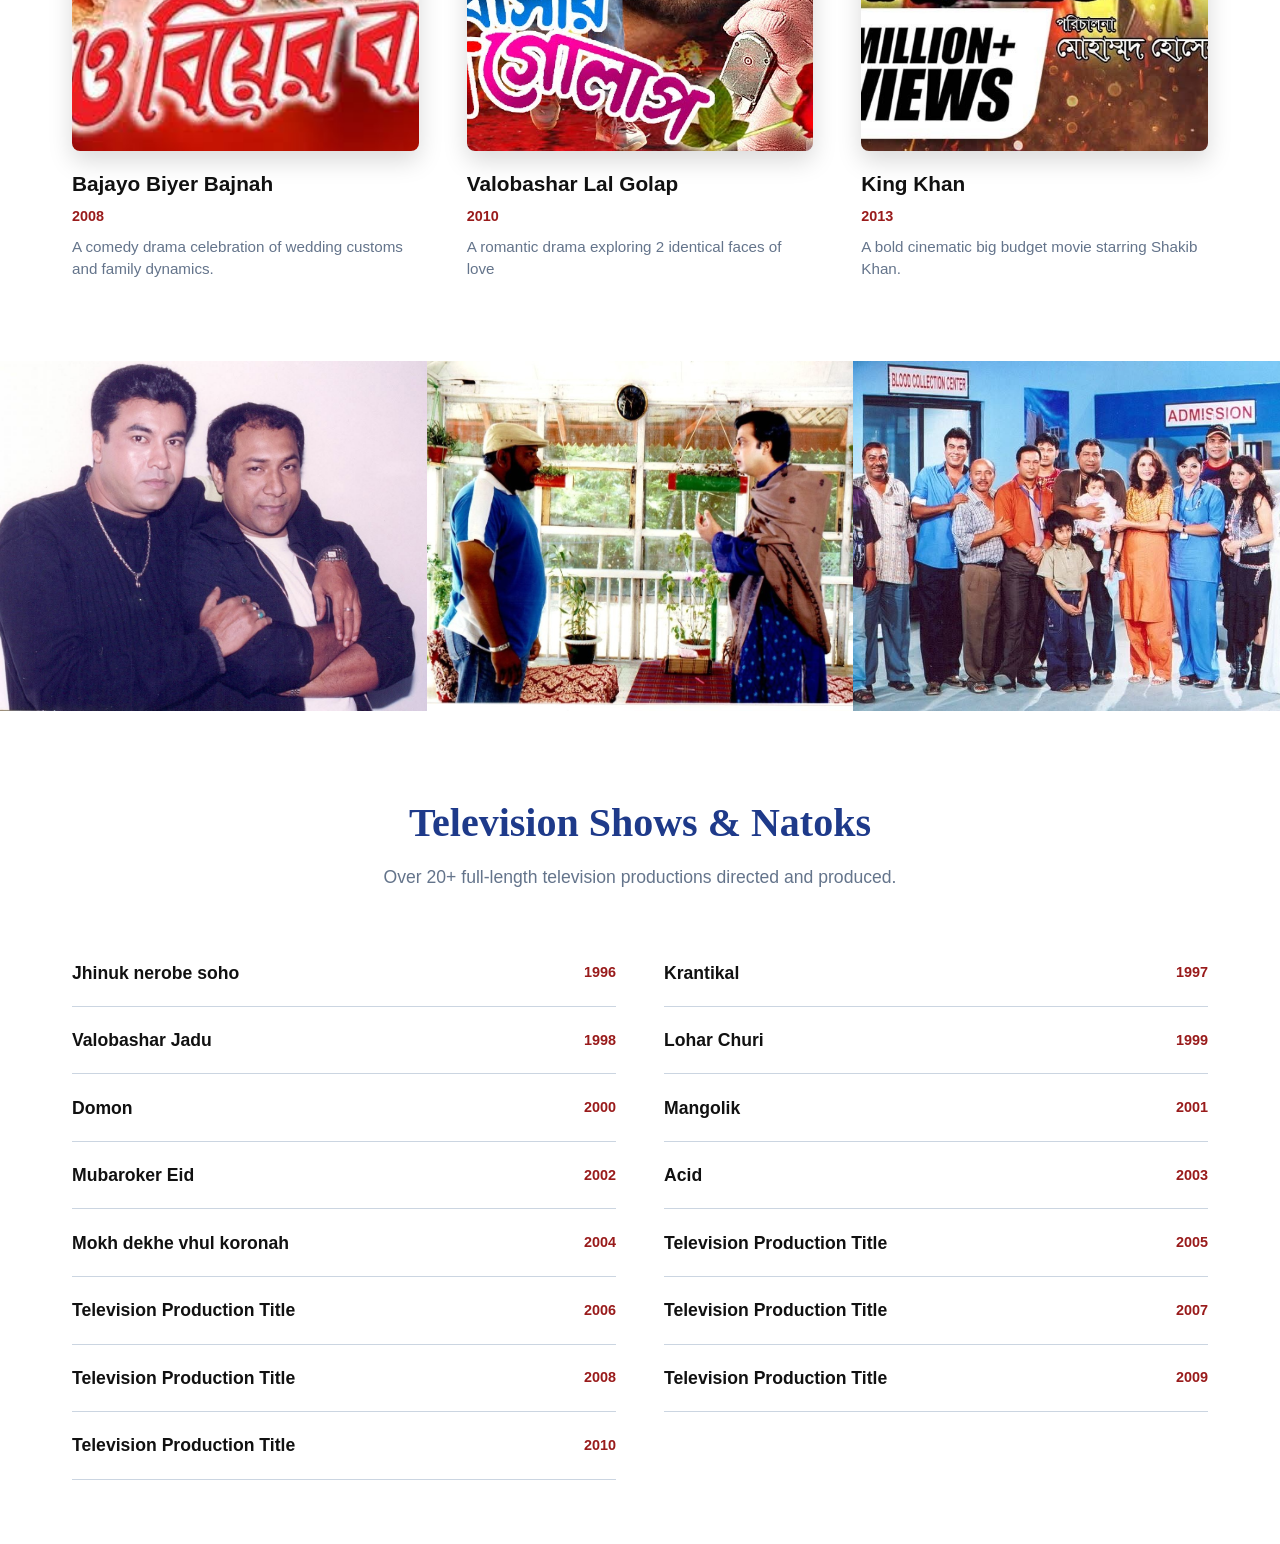
<file: films.html>
<!DOCTYPE html>
<html lang="en">
<head>
  <meta charset="UTF-8" />
  <meta name="viewport" content="width=device-width, initial-scale=1.0" />
  <title>Films & TV — Mohammed Hossain Jaimy</title>
  <link rel="stylesheet" href="style.css" />
</head>
<body>

  <!-- ================= NAVBAR ================= -->
    <nav class="navbar">
    <a href="index.html" class="logo">M H J</a>
    <button class="hamburger" aria-label="Toggle navigation" onclick="document.querySelector('.navbar').classList.toggle('menu-open'); this.innerHTML = this.innerHTML === '☰' ? '✕' : '☰';">☰</button>
    <ul class="nav-links">
      <li><a href="index.html">Home</a></li>
      <li><a href="about.html">About</a></li>
      <li><a href="films.html" class="active">Films & TV</a></li>
      <li><a href="youtube.html">YouTube</a></li>
      <li><a href="teaching.html">Teaching & Author</a></li>
      <li><a href="career.html">Career</a></li>
      <li><a href="contact.html">Contact</a></li>
    </ul>
  </nav>

  <!-- ================= PAGE HEADER ================= -->
  <header class="page-header fade-in-down">
    <h1>Mohammed Hossain Jaimy</h1>
    <p>Director · Producer · Writer · Cinematographer · Author · Teacher · Content Creator</p>
  </header>

  <!-- ================= FILMS & TV CONTENT ================= -->
  <section class="films-main">
    
    <!-- SECTION 1: MOVIES -->
    <div class="section-title">
      <h2>Feature Films</h2>
      <p>A selection of directed and produced feature films.</p>
    </div>

    <div class="movies-grid">
      
      <!-- Movie 1 -->
      <div class="movie-card">
        <img src="images/rajdhani.jpg" alt="Rajdhani" />
        <h3>Rajdhani</h3>
        <p class="movie-year">2003</p>
        <p class="movie-desc">First ever gangstar movie in Bangladesh, Starring Nayok Manna.</p>
      </div>

      <!-- Movie 2 -->
      <div class="movie-card">
        <img src="images/ekshow.jpg" alt="Ekshow Koti Taka" />
        <h3>Ekshow Koti Taka</h3>
        <p class="movie-year">2004</p>
        <p class="movie-desc">A thrilling story about 4 friends & revolving around the pursuit of wealth.</p>
      </div>

      <!-- Movie 3 -->
      <div class="movie-card">
        <img src="images/htp.jpg" alt="Hridoy Theke Pawa" />
        <h3>Hridoy Theke Pawa</h3>
        <p class="movie-year">2007</p>
        <p class="movie-desc">An emotional journey about a father & a son of love and connection.</p>
      </div>

      <!-- Movie 4 -->
      <div class="movie-card">
        <img src="images/bbb.jpg" alt="Bajayo Biyer Bajnah" />
        <h3>Bajayo Biyer Bajnah</h3>
        <p class="movie-year">2008</p>
        <p class="movie-desc">A comedy drama celebration of wedding customs and family dynamics.</p>
      </div>

      <!-- Movie 5 -->
      <div class="movie-card">
        <img src="images/vlg.jpg" alt="Valobashar Lal Golap" />
        <h3>Valobashar Lal Golap</h3>
        <p class="movie-year">2010</p>
        <p class="movie-desc">A romantic drama exploring 2 identical faces of love</p>
      </div>

      <!-- Movie 6 -->
      <div class="movie-card">
        <img src="images/kk.jpg" alt="King Khan" />
        <h3>King Khan</h3>
        <p class="movie-year">2013</p>
        <p class="movie-desc">A bold cinematic big budget movie starring Shakib Khan.</p>
      </div>

    </div>

    <!-- SECTION 2: 3-IMAGE BANNER -->
    <div class="film-banner">
      <img src="images/image1.jpg" alt="Production Still 1" />
      <img src="images/image2.jpg" alt="Production Still 2" />
      <img src="images/image3.jpg" alt="Production Still 3" />
    </div>

    <!-- SECTION 3: TV SHOWS -->
    <div class="section-title tv-section-title">
      <h2>Television Shows & Natoks</h2>
      <p>Over 20+ full-length television productions directed and produced.</p>
    </div>

    <div class="tv-list">
      
      <div class="tv-item">
        <h3>Jhinuk nerobe soho</h3>
        <span>1996</span>
      </div>

      <div class="tv-item">
        <h3>Krantikal</h3>
        <span>1997</span>
      </div>

      <div class="tv-item">
        <h3>Valobashar Jadu</h3>
        <span>1998</span>
      </div>

      <div class="tv-item">
        <h3>Lohar Churi</h3>
        <span>1999</span>
      </div>

      <div class="tv-item">
        <h3>Domon</h3>
        <span>2000</span>
      </div>

      <div class="tv-item">
        <h3>Mangolik</h3>
        <span>2001</span>
      </div>

      <div class="tv-item">
        <h3>Mubaroker Eid</h3>
        <span>2002</span>
      </div>

      <div class="tv-item">
        <h3>Acid</h3>
        <span>2003</span>
      </div>

      <div class="tv-item">
        <h3>Mokh dekhe vhul koronah</h3>
        <span>2004</span>
      </div>

      <div class="tv-item">
        <h3>Television Production Title</h3>
        <span>2005</span>
      </div>

      <div class="tv-item">
        <h3>Television Production Title</h3>
        <span>2006</span>
      </div>

      <div class="tv-item">
        <h3>Television Production Title</h3>
        <span>2007</span>
      </div>

      <div class="tv-item">
        <h3>Television Production Title</h3>
        <span>2008</span>
      </div>

      <div class="tv-item">
        <h3>Television Production Title</h3>
        <span>2009</span>
      </div>

      <div class="tv-item">
        <h3>Television Production Title</h3>
        <span>2010</span>
      </div>

    </div>

  </section>

</body>
</html>
</file>
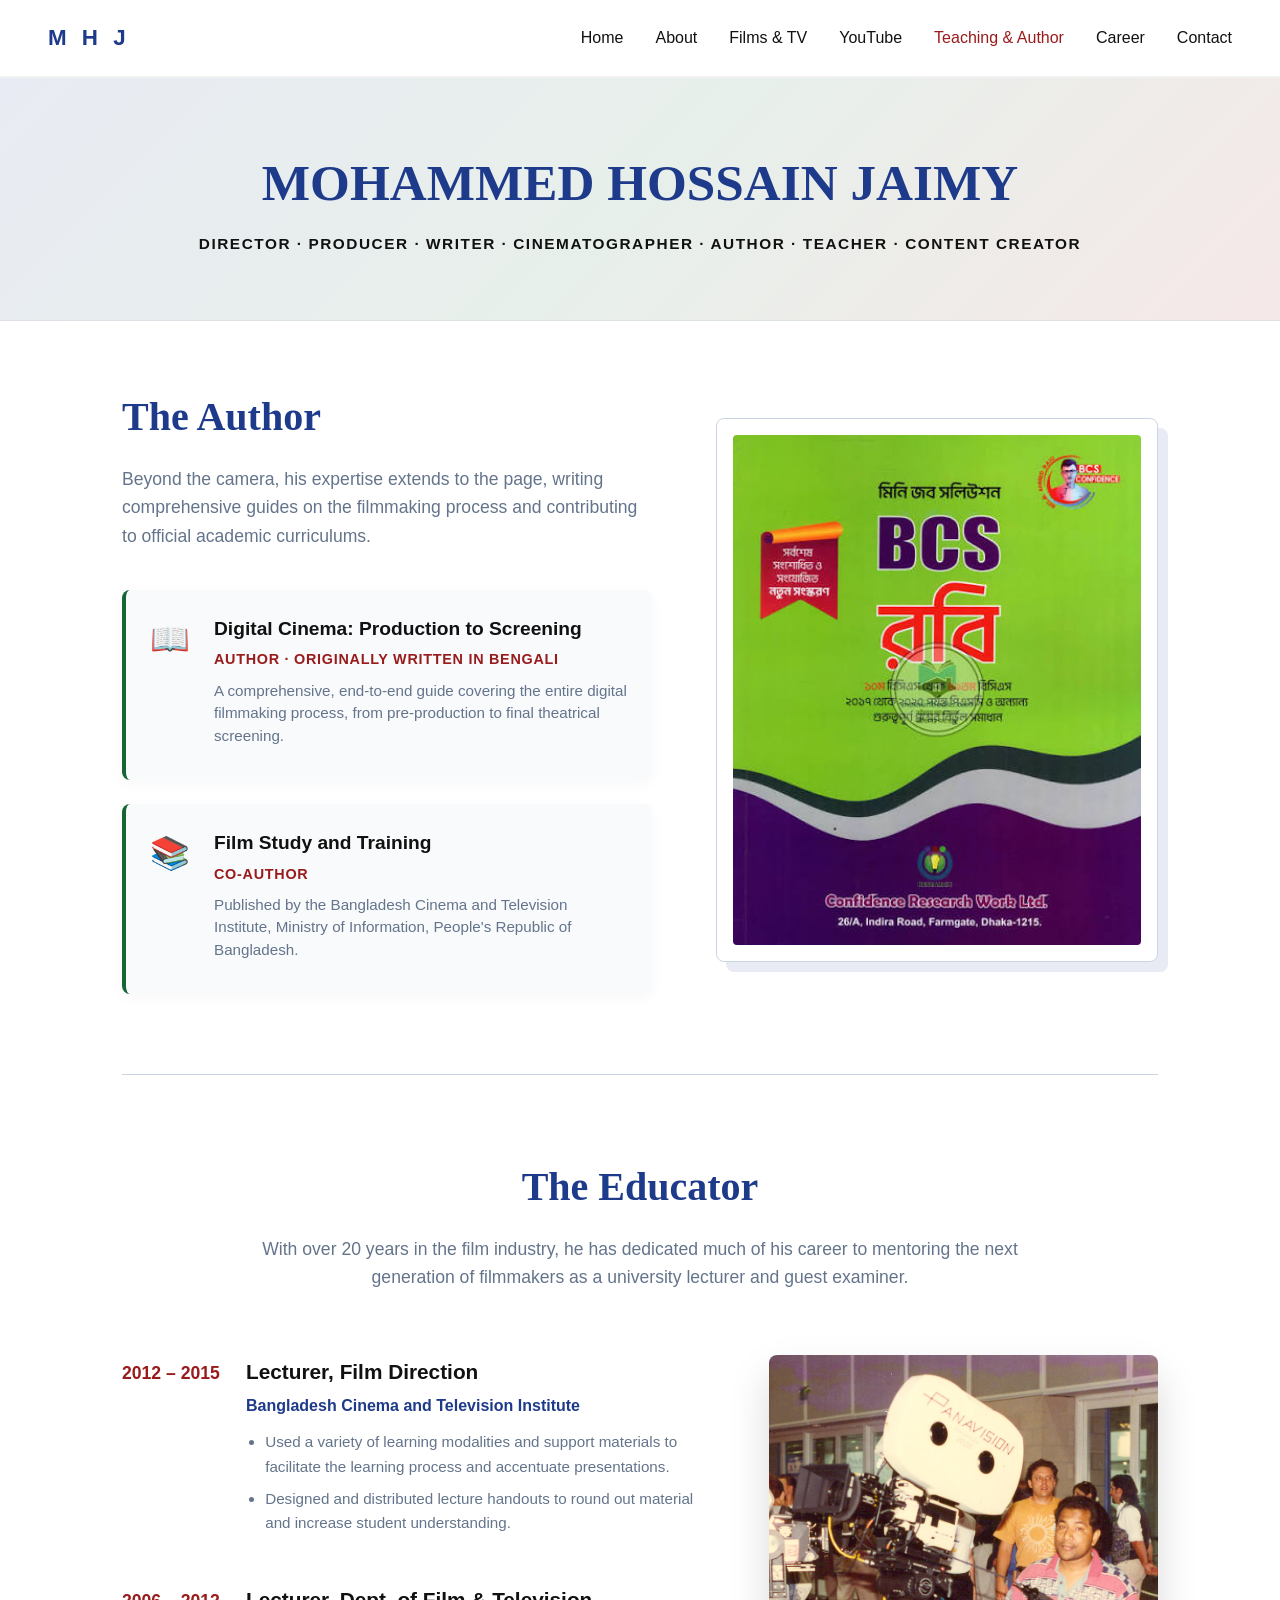
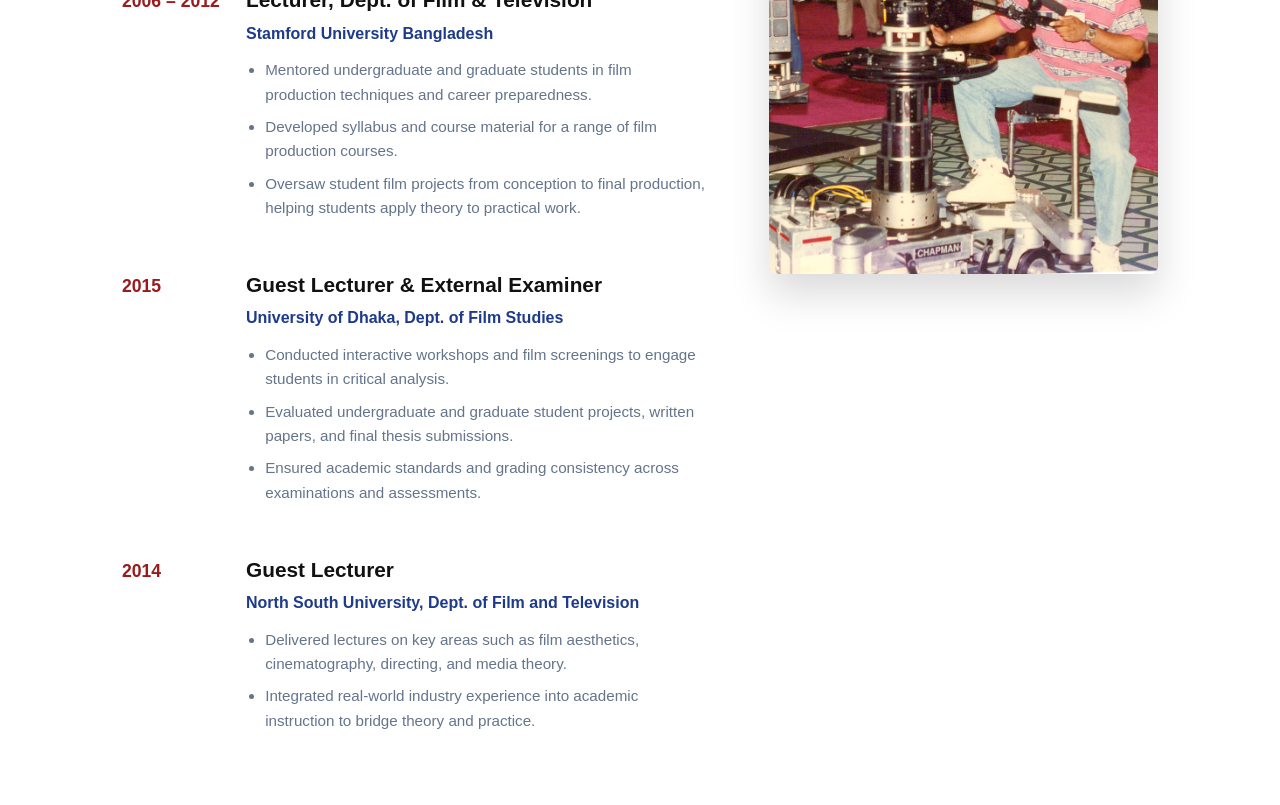
<file: teaching.html>
<!DOCTYPE html>
<html lang="en">
<head>
  <meta charset="UTF-8" />
  <meta name="viewport" content="width=device-width, initial-scale=1.0" />
  <title>Teaching & Author — Mohammed Hossain Jaimy</title>
  <link rel="stylesheet" href="style.css" />
</head>
<body>

  <!-- ================= NAVBAR ================= -->
    <nav class="navbar">
    <a href="index.html" class="logo">M H J</a>
    <button class="hamburger" aria-label="Toggle navigation" onclick="document.querySelector('.navbar').classList.toggle('menu-open'); this.innerHTML = this.innerHTML === '☰' ? '✕' : '☰';">☰</button>
    <ul class="nav-links">
      <li><a href="index.html">Home</a></li>
      <li><a href="about.html">About</a></li>
      <li><a href="films.html">Films & TV</a></li>
      <li><a href="youtube.html">YouTube</a></li>
      <li><a href="teaching.html" class="active">Teaching & Author</a></li>
      <li><a href="career.html">Career</a></li>
      <li><a href="contact.html">Contact</a></li>
    </ul>
  </nav>

  <!-- ================= PAGE HEADER ================= -->
  <header class="page-header fade-in-down">
    <h1>Mohammed Hossain Jaimy</h1>
    <p>Director · Producer · Writer · Cinematographer · Author · Teacher · Content Creator</p>
  </header>

  <!-- ================= TEACHING & AUTHOR CONTENT ================= -->
  <section class="teaching-main">
    
    <!-- SECTION 1: THE AUTHOR -->
    <div class="author-section">
      <div class="author-content">
        <h2>The Author</h2>
        <p class="intro-text">Beyond the camera, his expertise extends to the page, writing comprehensive guides on the filmmaking process and contributing to official academic curriculums.</p>
        
        <div class="book-list">
          <div class="book-card">
            <div class="book-icon">📖</div>
            <div>
              <h3>Digital Cinema: Production to Screening</h3>
              <p>Author · Originally written in Bengali</p>
              <p class="book-desc">A comprehensive, end-to-end guide covering the entire digital filmmaking process, from pre-production to final theatrical screening.</p>
            </div>
          </div>

          <div class="book-card">
            <div class="book-icon">📚</div>
            <div>
              <h3>Film Study and Training</h3>
              <p>Co-Author</p>
              <p class="book-desc">Published by the Bangladesh Cinema and Television Institute, Ministry of Information, People's Republic of Bangladesh.</p>
            </div>
          </div>
        </div>
      </div>

      <!-- Creative Image 1 -->
      <div class="author-image-wrap">
        <img src="images/portrait9.jpg" alt="Mohammed Hossain Jaimy Author" class="author-img" />
      </div>
    </div>

    <hr class="section-divider">

    <!-- SECTION 2: THE EDUCATOR -->
    <div class="educator-section">
      <div class="educator-header">
        <h2>The Educator</h2>
        <p class="intro-text">With over 20 years in the film industry, he has dedicated much of his career to mentoring the next generation of filmmakers as a university lecturer and guest examiner.</p>
      </div>

      <div class="educator-layout">
        <!-- Timeline List -->
        <div class="teaching-timeline">
          
          <div class="timeline-item">
            <div class="timeline-date">2012 – 2015</div>
            <div class="timeline-content">
              <h3>Lecturer, Film Direction</h3>
              <p class="institution">Bangladesh Cinema and Television Institute</p>
              <ul>
                <li>Used a variety of learning modalities and support materials to facilitate the learning process and accentuate presentations.</li>
                <li>Designed and distributed lecture handouts to round out material and increase student understanding.</li>
              </ul>
            </div>
          </div>

          <div class="timeline-item">
            <div class="timeline-date">2006 – 2012</div>
            <div class="timeline-content">
              <h3>Lecturer, Dept. of Film & Television</h3>
              <p class="institution">Stamford University Bangladesh</p>
              <ul>
                <li>Mentored undergraduate and graduate students in film production techniques and career preparedness.</li>
                <li>Developed syllabus and course material for a range of film production courses.</li>
                <li>Oversaw student film projects from conception to final production, helping students apply theory to practical work.</li>
              </ul>
            </div>
          </div>

          <div class="timeline-item">
            <div class="timeline-date">2015</div>
            <div class="timeline-content">
              <h3>Guest Lecturer & External Examiner</h3>
              <p class="institution">University of Dhaka, Dept. of Film Studies</p>
              <ul>
                <li>Conducted interactive workshops and film screenings to engage students in critical analysis.</li>
                <li>Evaluated undergraduate and graduate student projects, written papers, and final thesis submissions.</li>
                <li>Ensured academic standards and grading consistency across examinations and assessments.</li>
              </ul>
            </div>
          </div>

          <div class="timeline-item">
            <div class="timeline-date">2014</div>
            <div class="timeline-content">
              <h3>Guest Lecturer</h3>
              <p class="institution">North South University, Dept. of Film and Television</p>
              <ul>
                <li>Delivered lectures on key areas such as film aesthetics, cinematography, directing, and media theory.</li>
                <li>Integrated real-world industry experience into academic instruction to bridge theory and practice.</li>
              </ul>
            </div>
          </div>

        </div>

        <!-- Creative Image 2 (Sticky and floating alongside the timeline) -->
        <div class="educator-image-wrap">
          <img src="images/portrait10.jpg" alt="Mohammed Hossain Jaimy Teaching" class="educator-img" />
        </div>
      </div>
    </div>

  </section>

</body>
</html>
</file>
<file: style.css>
/* ============ RESET & BASE ============ */
* { margin: 0; padding: 0; box-sizing: border-box; }

:root {
  --blue: #1e3a8a;
  --green: #166534;
  --red: #991b1b;
  --white: #ffffff;
  --black: #111111;
  --grey: #64748b;
  --border: #cbd5e1;
}

body {
  font-family: 'Helvetica Neue', Arial, sans-serif;
  color: var(--black);
  background: var(--white);
  line-height: 1.6;
}

a { color: inherit; text-decoration: none; }
img { display: block; max-width: 100%; }

/* ============ NAVBAR ============ */
.navbar {
  display: flex;
  justify-content: space-between;
  align-items: center;
  padding: 1.25rem 3rem;
  border-bottom: 2px solid rgba(0,0,0,0.05);
  background: var(--white);
  position: sticky;
  top: 0;
  z-index: 100;
}

.logo { font-weight: 800; font-size: 1.4rem; letter-spacing: 0.2em; color: var(--blue); }
.nav-links { display: flex; gap: 2rem; list-style: none; font-size: 1rem; font-weight: 500; }
.nav-links a { transition: color 0.2s; }
.nav-links a:hover, .nav-links a.active { color: var(--red); }

.hamburger { display: none; background: none; border: none; font-size: 2rem; color: var(--blue); cursor: pointer; padding: 0.5rem; z-index: 999; }

/* ============ COLORFUL BACKGROUND (HOME) ============ */
.hero, .reel-section {
  background-color: #f8fafc;
  background-image: 
    radial-gradient(at 10% 10%, rgba(30, 58, 138, 0.12) 0px, transparent 50%),
    radial-gradient(at 90% 20%, rgba(22, 101, 52, 0.12) 0px, transparent 50%),
    radial-gradient(at 50% 80%, rgba(153, 27, 27, 0.08) 0px, transparent 50%);
}

.hero { padding: 2rem 2rem 0; position: relative; overflow: hidden; }
.hero-name { text-align: center; margin-bottom: 2rem; }
.hero-name h1 {
  font-family: Georgia, 'Times New Roman', serif;
  font-size: clamp(2.5rem, 5vw, 4.5rem);
  font-weight: 800; letter-spacing: 0.01em; color: var(--blue); text-transform: uppercase;
}

/* Align top */
.hero-grid {
  display: grid;
  grid-template-columns: 1fr 1fr 1fr;
  gap: 3rem;
  max-width: 1200px;
  margin: 0 auto;
  align-items: start; 
}

.hero-portrait img { width: 100%; aspect-ratio: 3 / 4; object-fit: cover; border-radius: 6px; box-shadow: 0 12px 30px rgba(0,0,0,0.15); }
.hero-middle { display: flex; justify-content: center; padding-top: 1rem; }

.titles-list {
  display: flex; flex-direction: column; align-items: center; list-style: none;
  font-size: clamp(1rem, 1.4vw, 1.2rem); font-weight: 700; letter-spacing: 0.1em;
  text-transform: uppercase; text-align: center; width: 100%;
}
.titles-list li { padding: 1rem 0; border-bottom: 1px solid rgba(0,0,0,0.08); width: 100%; }
.titles-list li:last-child { border-bottom: none; }

.titles-list li:nth-child(1) { color: var(--blue); }
.titles-list li:nth-child(2) { color: var(--green); }
.titles-list li:nth-child(3) { color: var(--red); }
.titles-list li:nth-child(4) { color: var(--blue); }
.titles-list li:nth-child(5) { color: var(--green); }
.titles-list li:nth-child(6) { color: var(--red); }
.titles-list li:nth-child(7) { color: var(--blue); }
.titles-list li:nth-child(8) { color: var(--green); }
.titles-list li:nth-child(9) { color: var(--red); }
.titles-list li:nth-child(10) { color: var(--blue); }
.titles-list li:nth-child(11) { color: var(--green); }
.titles-list li:nth-child(12) { color: var(--red); }

.bg-typography {
  position: absolute; top: 50%; left: 50%; transform: translate(-50%, -50%);
  font-family: Georgia, 'Times New Roman', serif; font-size: 25vw; font-weight: 900;
  color: rgba(30, 58, 138, 0.04); z-index: 0; pointer-events: none; white-space: nowrap;
}
.hero-name, .hero-grid { position: relative; z-index: 1; }

/* ============ VIDEO PLAYER ============ */
.reel-section {
  padding: 4rem 2rem 5rem; 
  display: flex;
  flex-direction: column;
  align-items: center;
}

.reel-title {
  font-family: Georgia, 'Times New Roman', serif;
  font-size: 2.5rem;
  color: var(--blue);
  text-transform: uppercase;
  margin-bottom: 2rem;
  text-align: center;
  letter-spacing: 0.05em;
}

.video-container {
  width: 100%;
  max-width: 1000px;
  border-radius: 8px;
  overflow: hidden;
  box-shadow: 0 20px 50px rgba(0,0,0,0.2);
  background: var(--black);
}

.video-container video { width: 100%; display: block; aspect-ratio: 16 / 9; object-fit: cover; }

/* ============ HOME BOTTOM FEATURE ============ */
.home-bottom-feature {
  display: grid; grid-template-columns: 1fr 1fr 1fr; gap: 2rem;
  align-items: center; padding: 4rem 2rem; max-width: 1400px; margin: 0 auto; background: var(--white);
}
.feature-image img { width: 100%; aspect-ratio: 3 / 4; object-fit: cover; border-radius: 6px; box-shadow: 0 12px 30px rgba(0,0,0,0.1); }

/* ============ GLOBAL PAGE HEADER (COLORFUL MIX) ============ */
.page-header {
  text-align: center; 
  padding: 4rem 2rem; 
  /* The colorful gradient mix */
  background: linear-gradient(135deg, rgba(30, 58, 138, 0.1) 0%, rgba(22, 101, 52, 0.1) 50%, rgba(153, 27, 27, 0.1) 100%);
  border-bottom: 1px solid rgba(0,0,0,0.05);
}
.page-header h1 { 
  font-family: Georgia, 'Times New Roman', serif; 
  font-size: clamp(2rem, 4vw, 3.5rem); 
  font-weight: 800; 
  color: var(--blue); 
  text-transform: uppercase; 
  margin-bottom: 0.5rem; 
}
.page-header p { 
  font-size: clamp(0.9rem, 1.2vw, 1.05rem); 
  letter-spacing: 0.1em; 
  text-transform: uppercase; 
  color: var(--black); 
  font-weight: 600; 
}

/* ============ PAGE LOAD ANIMATION ============ */
@keyframes slideDownFade { from { opacity: 0; transform: translateY(-20px); } to { opacity: 1; transform: translateY(0); } }
.fade-in-down { animation: slideDownFade 0.6s ease-out forwards; }

/* ============ ABOUT PAGE ============ */
.about-main { padding: 4rem 2rem; max-width: 1400px; margin: 0 auto; }
.about-layout { display: grid; grid-template-columns: 1fr 2fr 1fr; gap: 3rem; align-items: start; }
.about-col-images { display: flex; flex-direction: column; gap: 1.5rem; }
.about-col-images img { width: 100%; aspect-ratio: 3 / 4; object-fit: cover; display: block; border-radius: 6px; box-shadow: 0 8px 20px rgba(0,0,0,0.1); }
.about-text { text-align: left; padding: 0 1rem; }
.about-text h2 { font-family: Georgia, 'Times New Roman', serif; font-size: 2.5rem; color: var(--blue); margin-bottom: 1.5rem; text-transform: uppercase; text-align: center; }
.about-text p { font-size: clamp(1rem, 1.2vw, 1.1rem); line-height: 1.85; color: #1f2937; margin-bottom: 1.5rem; }

.bengali-box { margin-top: 3rem; padding: 2rem; background-color: #f8fafc; border-left: 4px solid var(--green); border-radius: 4px; box-shadow: 0 4px 15px rgba(0,0,0,0.03); }
.bengali-box h3 { font-family: 'Georgia', serif; font-size: 1.5rem; color: var(--green); margin-bottom: 1rem; }
.bengali-box p { font-size: 1.05rem; line-height: 1.8; color: #1f2937; margin-bottom: 1rem; }
.bengali-box p:last-child { margin-bottom: 0; }

/* ============ CONTACT PAGE ============ */
.contact-main { padding: 5rem 2rem; max-width: 1200px; margin: 0 auto; }
.contact-layout { display: grid; grid-template-columns: 1fr 1.2fr; gap: 5rem; }
.contact-info h2 { font-family: Georgia, 'Times New Roman', serif; font-size: 2.2rem; color: var(--blue); margin-bottom: 2rem; text-transform: uppercase; }
.contact-block { margin-bottom: 2rem; }
.contact-block h3 { font-size: 0.85rem; letter-spacing: 0.1em; text-transform: uppercase; color: var(--grey); margin-bottom: 0.5rem; }
.contact-block p, .contact-block a { font-size: 1.1rem; color: var(--black); font-weight: 500; }
.contact-block a { color: var(--blue); transition: color 0.2s; }
.contact-block a:hover { color: var(--red); }

.contact-socials { display: flex; flex-wrap: wrap; gap: 1rem; margin-top: 3rem; }
.contact-socials a { padding: 0.6rem 1.2rem; background: #f8fafc; border: 1px solid var(--border); border-radius: 4px; font-size: 0.85rem; font-weight: 600; text-transform: uppercase; letter-spacing: 0.05em; transition: all 0.2s; }
.contact-socials a:hover { background: var(--blue); color: var(--white); border-color: var(--blue); }

.contact-cta { display: flex; flex-direction: column; justify-content: center; background-color: #f8fafc; padding: 4rem 3rem; border-radius: 8px; border-top: 4px solid var(--red); box-shadow: 0 10px 30px rgba(0,0,0,0.05); }
.contact-cta h2 { font-family: Georgia, 'Times New Roman', serif; font-size: 2.2rem; color: var(--blue); margin-bottom: 1.5rem; text-transform: uppercase; }
.cta-text { font-size: 1.1rem; line-height: 1.8; color: var(--grey); margin-bottom: 2.5rem; }

.btn-primary-email { display: inline-block; background: var(--red); color: var(--white); padding: 1rem 2rem; font-size: 1rem; font-weight: 600; text-transform: uppercase; letter-spacing: 0.1em; border-radius: 4px; text-align: center; transition: background 0.2s, transform 0.2s; }
.btn-primary-email:hover { background: #7f1d1d; transform: translateY(-2px); }

.cta-image-wrap { width: 100%; margin-bottom: 2rem; border-radius: 6px; overflow: hidden; box-shadow: 0 10px 25px rgba(0,0,0,0.15); }
.cta-image-wrap img { width: 100%; aspect-ratio: 16 / 9; object-fit: cover; display: block; transition: transform 0.3s ease; }
.cta-image-wrap:hover img { transform: scale(1.03); }

/* ============ YOUTUBE PAGE ============ */
.youtube-main { padding: 4rem 2rem; max-width: 1200px; margin: 0 auto; }
.yt-banner { background-color: #f8fafc; background-image: radial-gradient(at 100% 0%, rgba(153, 27, 27, 0.1) 0px, transparent 50%); border: 1px solid var(--border); border-radius: 8px; padding: 2.5rem 3rem; display: flex; align-items: center; gap: 2.5rem; margin-bottom: 4rem; }
.yt-logo-wrap { flex-shrink: 0; }
.yt-logo-wrap img { width: 120px; height: 120px; object-fit: contain; background: var(--white); border-radius: 50%; padding: 0.5rem; box-shadow: 0 10px 25px rgba(0,0,0,0.1); }
.yt-banner-text { flex: 1; }
.yt-banner-text h2 { font-family: Georgia, 'Times New Roman', serif; font-size: 2rem; color: var(--red); margin-bottom: 0.5rem; }
.yt-banner-text p { color: var(--grey); font-size: 1.1rem; }
.btn-yt-subscribe { background: var(--red); color: var(--white); padding: 1rem 2rem; border-radius: 4px; font-weight: 600; letter-spacing: 0.1em; text-transform: uppercase; transition: background 0.2s; white-space: nowrap; }
.btn-yt-subscribe:hover { background: #7f1d1d; }

.yt-grid { display: grid; grid-template-columns: repeat(auto-fill, minmax(320px, 1fr)); gap: 2.5rem; }
.yt-card { display: flex; flex-direction: column; gap: 1rem; }
.yt-thumbnail { position: relative; width: 100%; aspect-ratio: 16 / 9; border-radius: 8px; overflow: hidden; box-shadow: 0 10px 25px rgba(0,0,0,0.1); background: var(--black); }
.yt-thumbnail img { width: 100%; height: 100%; object-fit: cover; transition: transform 0.3s ease; }
.yt-thumbnail:hover img { transform: scale(1.05); }
.yt-play-btn { position: absolute; top: 50%; left: 50%; transform: translate(-50%, -50%); background: rgba(0, 0, 0, 0.7); color: var(--white); width: 60px; height: 60px; display: flex; align-items: center; justify-content: center; border-radius: 50%; font-size: 1.5rem; padding-left: 5px; transition: background 0.2s, transform 0.2s; }
.yt-thumbnail:hover .yt-play-btn { background: var(--red); transform: translate(-50%, -50%) scale(1.1); }
.yt-title { font-size: 1.1rem; font-weight: 600; line-height: 1.4; color: var(--black); }

/* ============ CAREER PAGE ============ */
.career-main { padding: 4rem 2rem; max-width: 1100px; margin: 0 auto; }
.award-highlight { display: flex; align-items: center; gap: 2rem; background-color: #f8fafc; background-image: radial-gradient(at 0% 0%, rgba(30, 58, 138, 0.08) 0px, transparent 50%); border: 1px solid var(--border); border-left: 6px solid var(--blue); padding: 3rem; border-radius: 8px; margin-bottom: 4rem; }
.award-icon { font-size: 4rem; }
.award-highlight-text h2 { font-family: Georgia, 'Times New Roman', serif; font-size: 2rem; color: var(--blue); margin-bottom: 0.5rem; }
.award-year { color: var(--red); font-weight: 700; text-transform: uppercase; letter-spacing: 0.1em; margin-bottom: 1rem; }
.award-highlight-text p:last-child { color: var(--grey); font-size: 1.1rem; }

.career-gallery { position: relative; width: 100%; margin-bottom: 6rem; padding-right: 15%; padding-bottom: 10%; }
.gallery-landscape img { width: 100%; border-radius: 8px; box-shadow: 0 15px 35px rgba(0,0,0,0.15); object-fit: cover; }
.gallery-portrait { position: absolute; bottom: 0; right: 0; width: 35%; max-width: 300px; }
.gallery-portrait img { width: 100%; border-radius: 8px; border: 8px solid var(--white); box-shadow: 0 15px 35px rgba(0,0,0,0.25); object-fit: cover; }

.awards-list-section h2, .works-section h2 { font-family: Georgia, 'Times New Roman', serif; font-size: 2rem; color: var(--blue); margin-bottom: 2rem; border-bottom: 2px solid var(--border); padding-bottom: 1rem; }
.award-list-grid { display: grid; grid-template-columns: 1fr 1fr; gap: 1.5rem; margin-bottom: 6rem; }
.award-item { padding: 2rem; border-radius: 8px; background: var(--white); border: 1px solid var(--border); border-left-width: 6px; box-shadow: 0 4px 15px rgba(0,0,0,0.05); transition: transform 0.3s; }
.award-item:hover { transform: translateY(-5px); }
.award-item h3 { font-size: 1.2rem; color: var(--black); margin-bottom: 0.5rem; line-height: 1.4; }
.award-meta { color: var(--grey); font-size: 0.85rem; text-transform: uppercase; letter-spacing: 0.05em; font-weight: 700; }
.award-item.color-blue { border-left-color: var(--blue); }
.award-item.color-green { border-left-color: var(--green); }
.award-item.color-red { border-left-color: var(--red); }
.wide-item { grid-column: 1 / -1; }
.gradient-bg { background: linear-gradient(135deg, #f8fafc 0%, #eef2ff 100%); border-left-color: var(--blue); }

.work-list { display: flex; flex-direction: column; }
.work-item { display: grid; grid-template-columns: 1fr 1fr; gap: 2rem; padding: 1.5rem 0; border-bottom: 1px solid var(--border); }
.work-title h3 { font-size: 1.3rem; color: var(--black); margin-bottom: 0.25rem; }
.work-title p { color: var(--red); font-weight: 700; text-transform: uppercase; font-size: 0.85rem; letter-spacing: 0.05em; }
.work-meta { text-align: right; }
.work-meta span { display: block; font-weight: 700; color: var(--blue); margin-bottom: 0.25rem; }
.work-meta p { color: var(--grey); font-size: 0.95rem; }

/* ============ TEACHING & AUTHOR PAGE ============ */
.teaching-main { padding: 4rem 2rem; max-width: 1100px; margin: 0 auto; }
.author-section { display: grid; grid-template-columns: 1.2fr 1fr; gap: 4rem; align-items: center; margin-bottom: 4rem; }
.author-content h2 { font-family: Georgia, 'Times New Roman', serif; font-size: 2.5rem; color: var(--blue); margin-bottom: 1rem; }
.intro-text { font-size: 1.1rem; color: var(--grey); margin-bottom: 2.5rem; line-height: 1.6; }
.book-list { display: flex; flex-direction: column; gap: 1.5rem; }
.book-card { display: flex; gap: 1.5rem; background: #f8fafc; padding: 1.5rem; border-radius: 8px; border-left: 4px solid var(--green); box-shadow: 0 4px 15px rgba(0,0,0,0.03); }
.book-icon { font-size: 2rem; }
.book-card h3 { font-size: 1.2rem; color: var(--black); margin-bottom: 0.25rem; }
.book-card p { font-size: 0.9rem; color: var(--red); text-transform: uppercase; font-weight: 700; letter-spacing: 0.05em; margin-bottom: 0.5rem; }
.book-card .book-desc { font-size: 0.95rem; color: var(--grey); text-transform: none; font-weight: 400; letter-spacing: 0; line-height: 1.5; }
.author-image-wrap { padding: 1rem; background: var(--white); border: 1px solid var(--border); border-radius: 8px; box-shadow: 10px 10px 0px rgba(30, 58, 138, 0.1); }
.author-img { width: 100%; aspect-ratio: 4 / 5; object-fit: cover; border-radius: 4px; }

.section-divider { border: none; height: 1px; background: var(--border); margin: 5rem 0; }
.educator-header { text-align: center; max-width: 800px; margin: 0 auto 4rem; }
.educator-header h2 { font-family: Georgia, 'Times New Roman', serif; font-size: 2.5rem; color: var(--blue); margin-bottom: 1rem; }
.educator-layout { display: grid; grid-template-columns: 1.5fr 1fr; gap: 4rem; align-items: start; }
.teaching-timeline { display: flex; flex-direction: column; gap: 2.5rem; }
.timeline-item { display: flex; gap: 1.5rem; }
.timeline-date { min-width: 100px; font-weight: 700; color: var(--red); font-size: 1.1rem; padding-top: 0.25rem; }
.timeline-content h3 { font-size: 1.3rem; color: var(--black); margin-bottom: 0.25rem; }
.institution { color: var(--blue); font-weight: 600; margin-bottom: 0.75rem; }
.timeline-content ul { list-style-type: disc; padding-left: 1.2rem; color: var(--grey); font-size: 0.95rem; line-height: 1.6; }
.timeline-content li { margin-bottom: 0.5rem; }
.educator-image-wrap { position: sticky; top: 120px; }
.educator-img { width: 100%; aspect-ratio: 3 / 4; object-fit: cover; border-radius: 8px; box-shadow: 0 20px 40px rgba(0,0,0,0.15); }

/* ============ FILMS & TV PAGE ============ */
.films-main { padding: 4rem 2rem; max-width: 1200px; margin: 0 auto; }
.section-title { margin-bottom: 3rem; text-align: center; }
.section-title h2 { font-family: Georgia, 'Times New Roman', serif; font-size: 2.5rem; color: var(--blue); margin-bottom: 0.5rem; }
.section-title p { color: var(--grey); font-size: 1.1rem; }
.movies-grid { display: grid; grid-template-columns: repeat(auto-fill, minmax(280px, 1fr)); gap: 3rem; margin-bottom: 5rem; }
.movie-card { display: flex; flex-direction: column; }
.movie-card img { width: 100%; aspect-ratio: 2 / 3; object-fit: cover; border-radius: 8px; box-shadow: 0 10px 25px rgba(0,0,0,0.15); margin-bottom: 1rem; transition: transform 0.3s, box-shadow 0.3s; }
.movie-card:hover img { transform: translateY(-5px) scale(1.02); box-shadow: 0 15px 35px rgba(0,0,0,0.25); }
.movie-card h3 { font-size: 1.3rem; color: var(--black); margin-bottom: 0.25rem; }
.movie-year { color: var(--red); font-weight: 700; font-size: 0.9rem; margin-bottom: 0.5rem; }
.movie-desc { color: var(--grey); font-size: 0.95rem; line-height: 1.5; }

.film-banner { display: flex; width: 100vw; position: relative; left: 50%; right: 50%; margin-left: -50vw; margin-right: -50vw; margin-bottom: 5rem; gap: 0; }
.film-banner img { flex: 1; width: 33.333%; height: 350px; object-fit: cover; border-radius: 0; }
.tv-section-title { margin-top: 2rem; }
.tv-list { display: grid; grid-template-columns: 1fr 1fr; gap: 0 3rem; }
.tv-item { display: flex; justify-content: space-between; align-items: center; padding: 1.2rem 0; border-bottom: 1px solid var(--border); transition: background 0.2s; }
.tv-item:hover { background: #f8fafc; padding-left: 0.5rem; padding-right: 0.5rem; border-radius: 4px; }
.tv-item h3 { font-size: 1.1rem; color: var(--black); font-weight: 600; }
.tv-item span { color: var(--red); font-weight: 700; font-size: 0.9rem; }

/* ============ JAVASCRIPT FEATURES ============ */
.reveal { opacity: 0; transform: translateY(40px); transition: opacity 0.8s ease-out, transform 0.8s ease-out; }
.reveal.active { opacity: 1; transform: translateY(0); }
.movie-card img, .about-col-images img, .author-img, .educator-img, .gallery-landscape img, .gallery-portrait img, .feature-image img {
  cursor: url('data:image/svg+xml;utf8,<svg xmlns="http://www.w3.org/2000/svg" width="32" height="32" viewBox="0 0 24 24" fill="none" stroke="%23dc2626" stroke-width="2" stroke-linecap="round" stroke-linejoin="round"><path d="M4 2v20h16V2H4z"/><path d="M4 8h16"/><path d="M4 14h16"/><path d="M8 2v6"/><path d="M16 2v6"/><path d="M8 14v6"/><path d="M16 14v6"/></svg>') 16 16, pointer;
}

/* ============ MOBILE FIXES ============ */
@media (max-width: 900px) {
  .navbar { flex-direction: row; flex-wrap: wrap; padding: 1rem 1.5rem; justify-content: space-between; align-items: center; background: var(--white); }
  .hamburger { display: block; }
  .nav-links { display: none; width: 100%; flex-direction: column; align-items: center; gap: 1.5rem; padding-top: 1.5rem; padding-bottom: 1rem; border-top: 1px solid var(--border); margin-top: 1rem; }
  .navbar.menu-open .nav-links { display: flex !important; }
  
  .hero { padding: 1.5rem 1rem 0; }
  .hero-grid { grid-template-columns: 1fr; gap: 2rem; }
  .hero-middle { order: -1; } 
  .titles-list li { padding: 1rem 0; }
  .reel-section { padding: 2.5rem 1rem 3rem; }
  
  .home-bottom-feature { grid-template-columns: 1fr; gap: 1.5rem; text-align: center; }
  .feature-image { display: block; }

  .about-layout { grid-template-columns: 1fr; }
  .about-col-images { flex-direction: row; flex-wrap: wrap; gap: 1rem; justify-content: center; }
  .about-col-images img { width: calc(50% - 0.5rem); aspect-ratio: 3 / 4; }

  .contact-layout { grid-template-columns: 1fr; gap: 3rem; }

  .yt-banner { flex-direction: column; text-align: center; gap: 1.5rem; padding: 2rem; }
  .yt-logo-wrap img { width: 100px; height: 100px; }
  .btn-yt-subscribe { width: 100%; text-align: center; }

  .award-highlight { flex-direction: column; text-align: center; padding: 2rem; }
  .career-gallery { padding-right: 0; padding-bottom: 0; display: flex; flex-direction: column; gap: 1.5rem; }
  .gallery-portrait { position: relative; width: 100%; max-width: 100%; }
  .gallery-portrait img { border: none; }
  .award-list-grid { grid-template-columns: 1fr; }
  .work-item { grid-template-columns: 1fr; gap: 0.5rem; }
  .work-meta { text-align: left; }

  .author-section { grid-template-columns: 1fr; gap: 2rem; }
  .author-image-wrap { order: -1; }
  .educator-layout { grid-template-columns: 1fr; gap: 3rem; }
  .educator-image-wrap { position: relative; top: 0; }
  .timeline-item { flex-direction: column; gap: 0.5rem; }
  .timeline-date { padding-top: 0; }

  .film-banner { flex-direction: column; height: auto; width: 100vw; left: 50%; margin-left: -50vw; }
  .film-banner img { width: 100%; height: 250px; }
  .tv-list { grid-template-columns: 1fr; }
}
</file>
